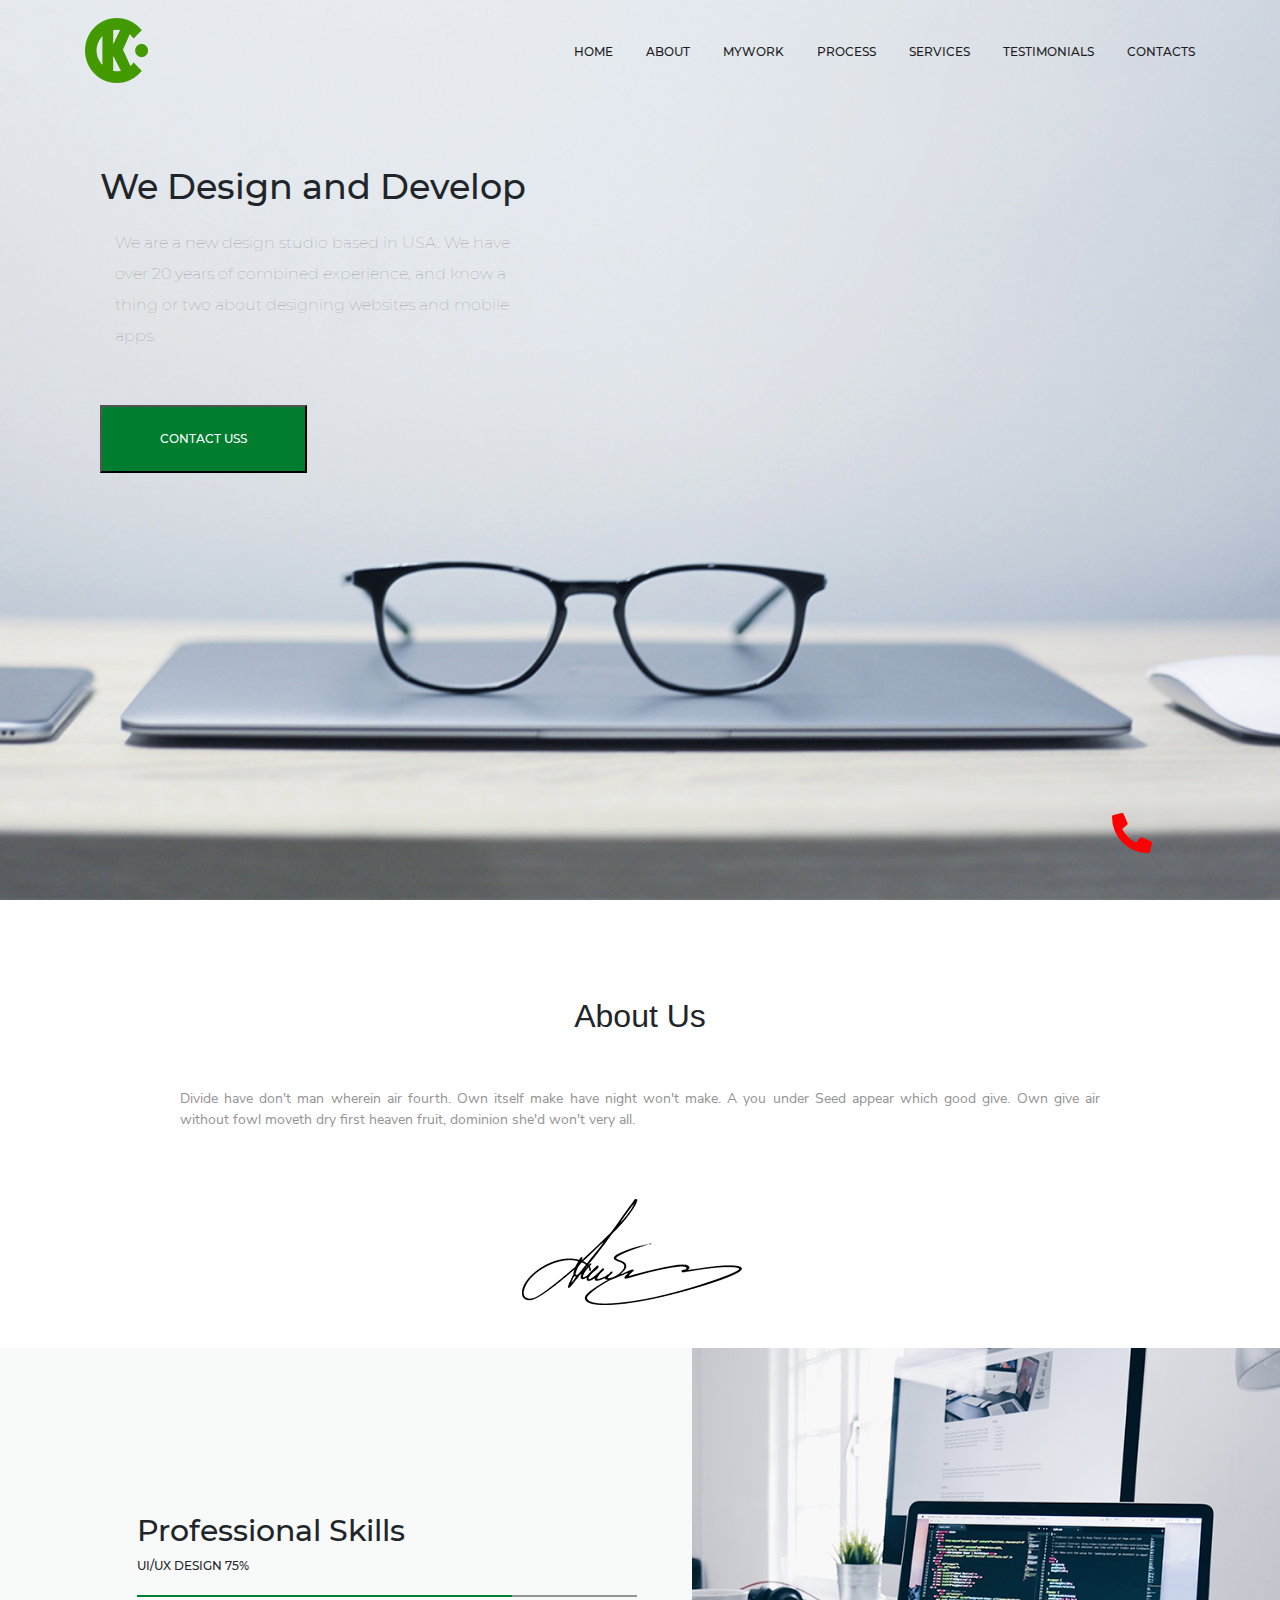
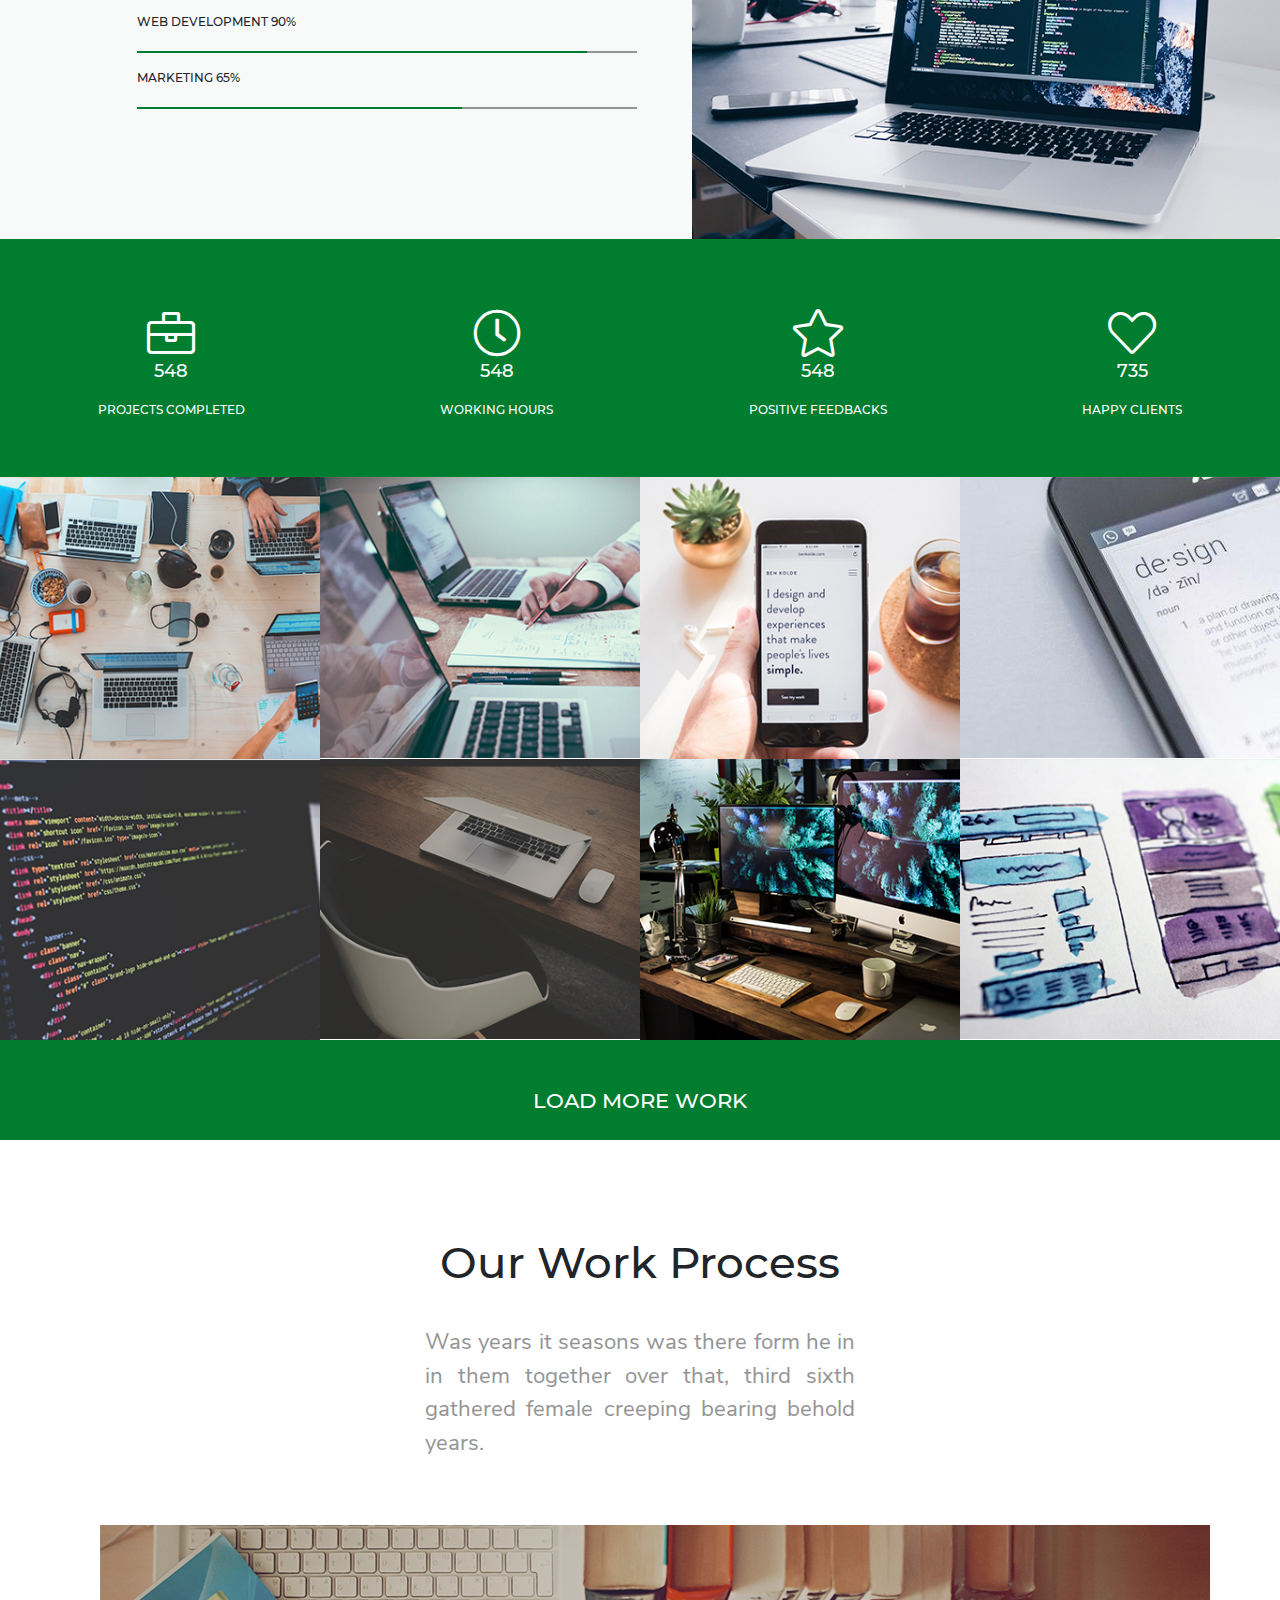
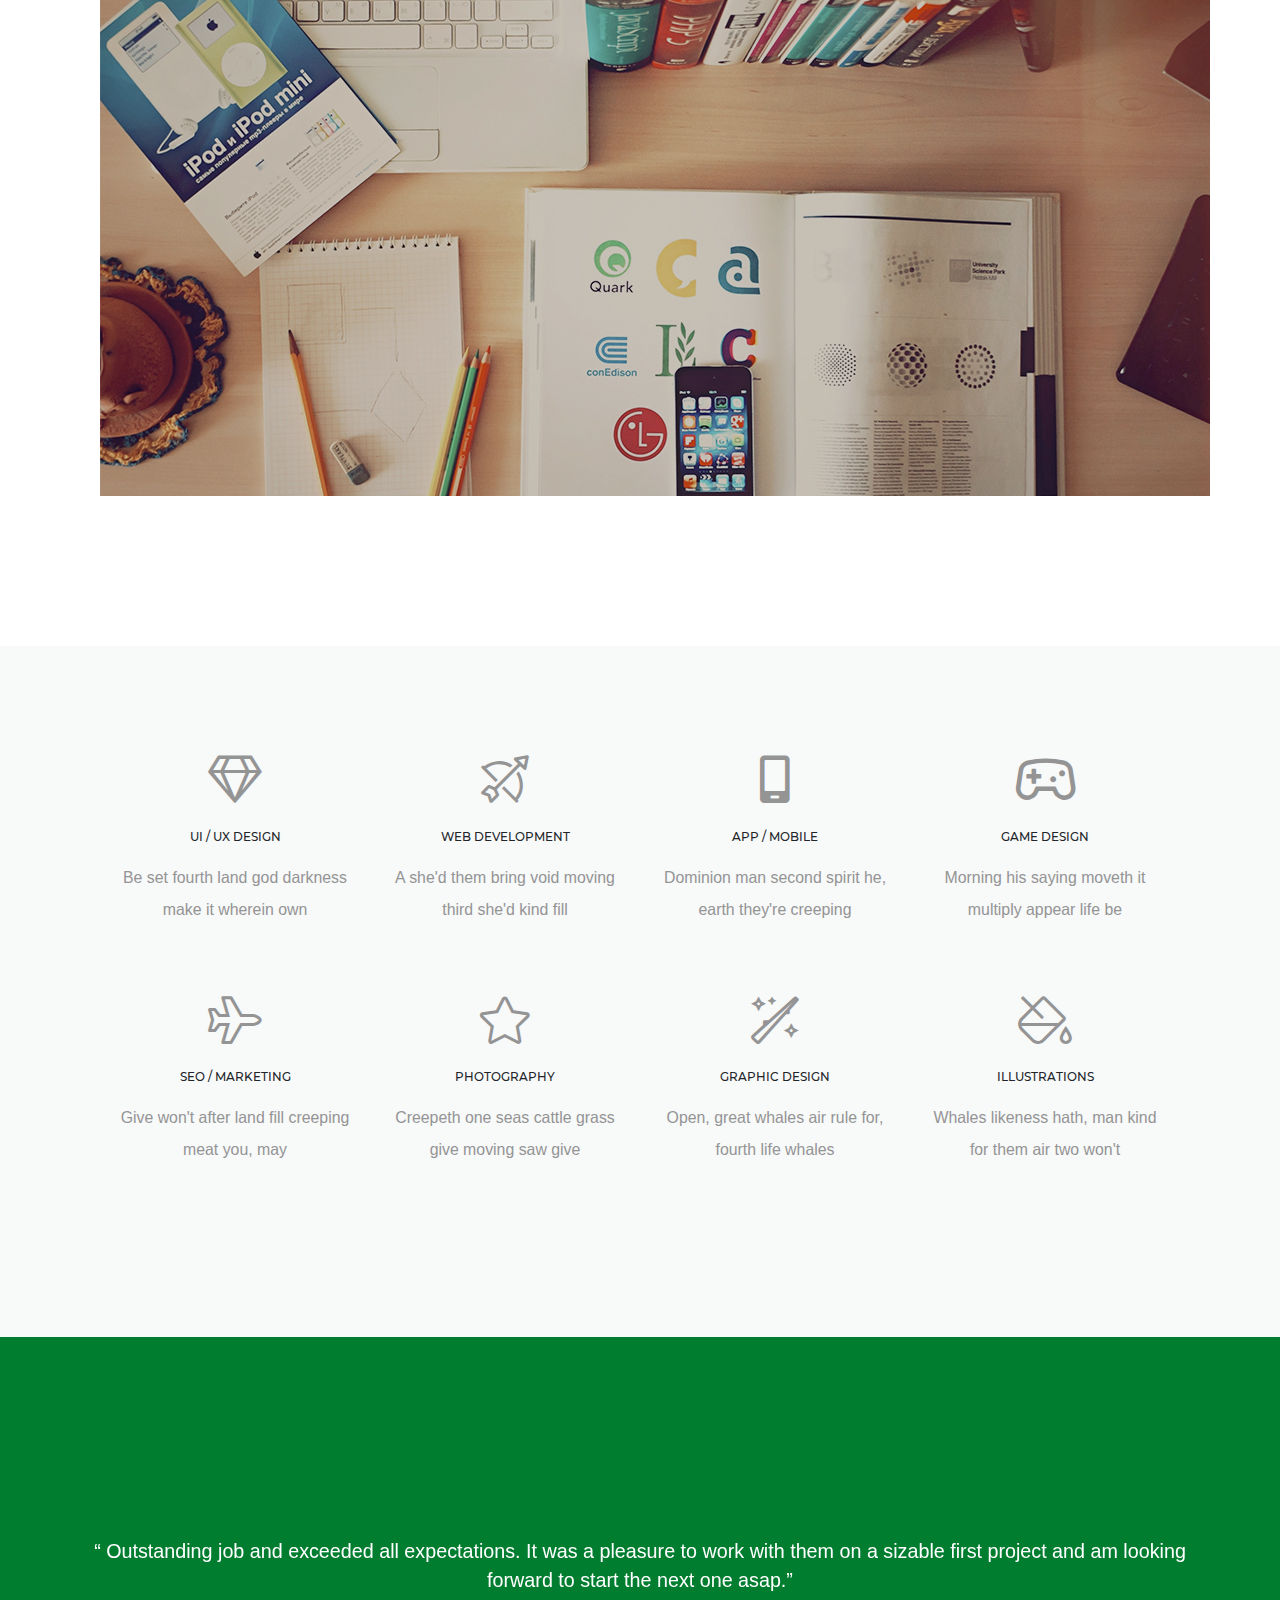
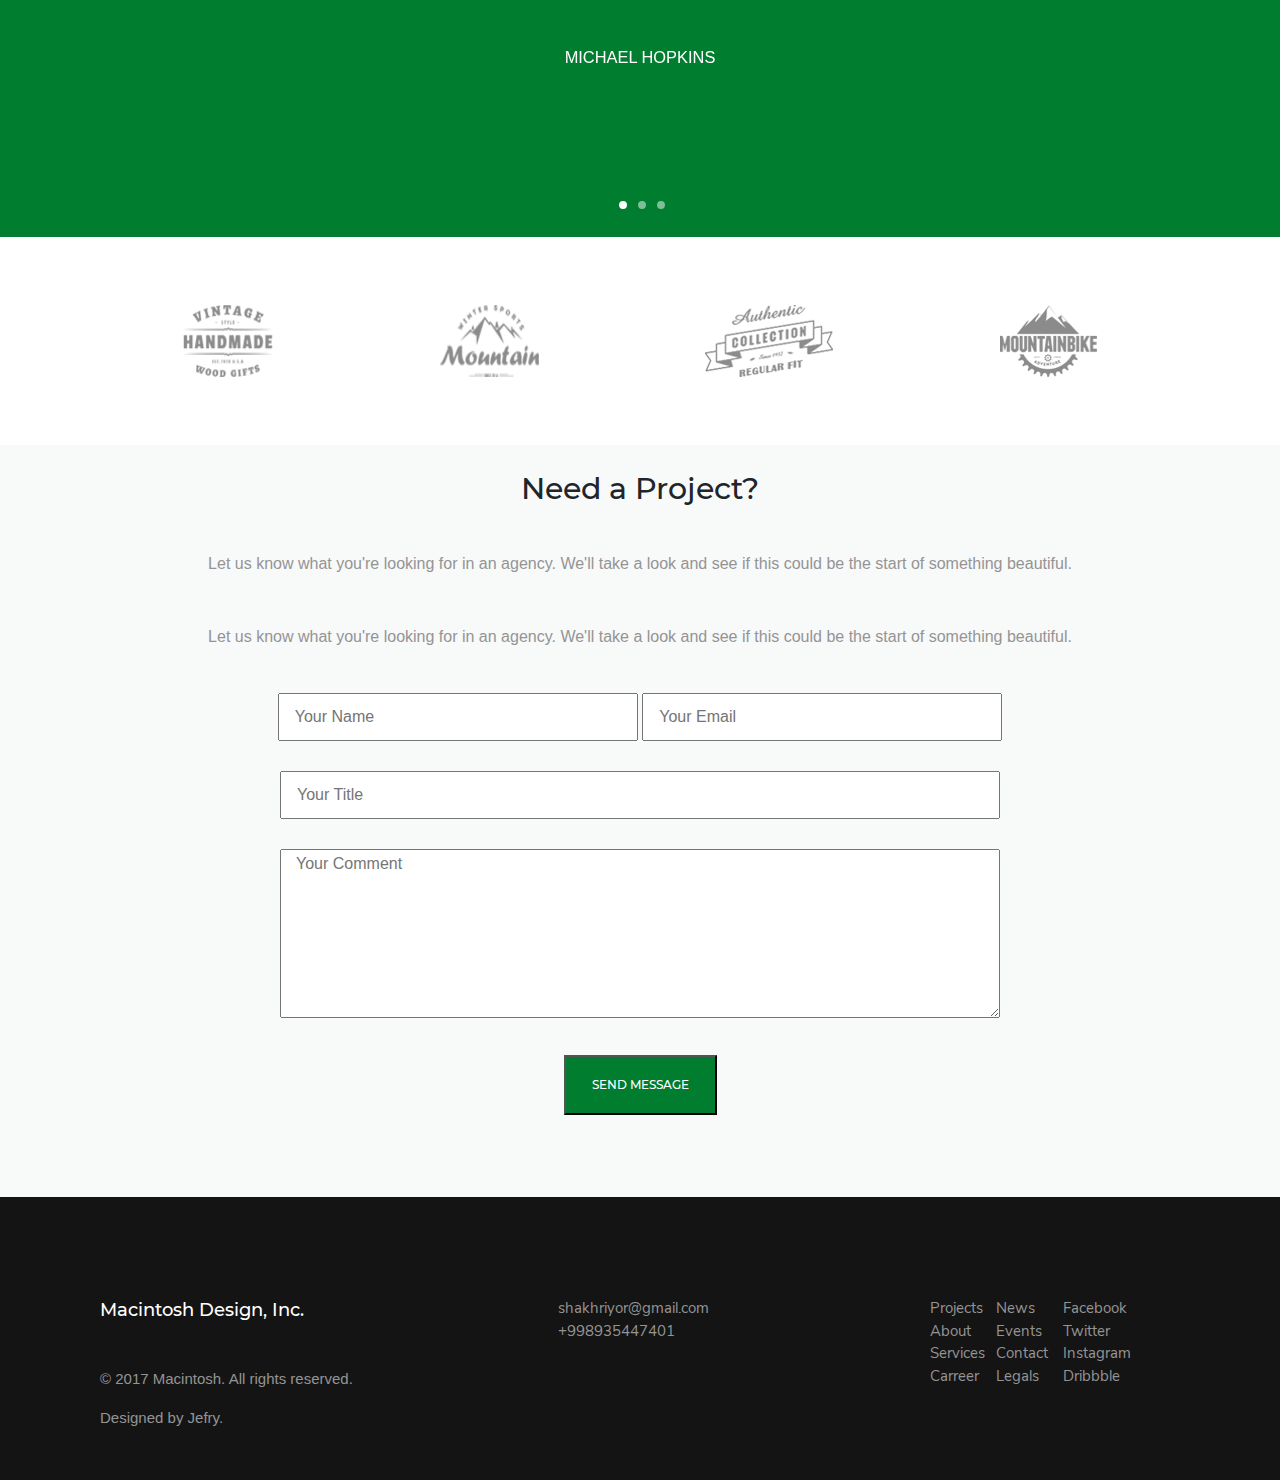
<file: index.html>
<!DOCTYPE html>
<html lang="en">

<head>
    <meta charset="UTF-8">
    <meta name="viewport" content="width=device-width, initial-scale=1">
    <title>byshakh-macintosh</title>
    <link rel="stylesheet" href="style/all.min.css">
    <link rel="stylesheet" href="style/bootstrap.min.css">
    <link rel="stylesheet" href="style/style.css">
</head>

<body>
    <header class="header d-flex flex-column min-vh-100">
        <div class="header__nav">
            <div class="container">
                <nav class="navbar-expand-lg d-flex flex-wrap align-items-center justify-content-between">
                    <a class="logo" href="#"><img src="images/logo.png" alt=""></a>
                    <button class="navbar-toggler header__nav-button" type="button" data-toggle="collapse" data-target="#navbarSupportedContent" aria-controls="navbarSupportedContent" aria-expanded="false" aria-label="Toggle navigation">
                        <span class="far fa-bars"></span>
                    </button>
                    <div class="collapse navbar-collapse flex-grow-0" id="navbarSupportedContent">
                        <ul class="navbar-nav mr-auto">
                            <li class="nav-item">
                                <a class="header__nav-link" href="home.html">home</a>
                            </li>
                            <li class="nav-item">
                                <a class="header__nav-link" href="about.html">about</a>
                            </li>
                            <li class="nav-item">
                                <a class="header__nav-link" href="MY-WORK/index.html" target="_blank">mywork</a>
                            </li>
                            <li class="nav-item">
                                <a class="header__nav-link" href="project.html">process</a>
                            </li>
                            <li class="nav-item">
                                <a class="header__nav-link" href="#">services</a>
                            </li>
                            <li class="nav-item">
                                <a class="header__nav-link" href="#">testimonials</a>
                            </li>
                            <li class="nav-item">
                                <a class="header__nav-link" href="contact.html">contacts</a>
                                
                            </li>
                        </ul>
                    </div>
                </nav>
                <div class="header__text flex-grow-1 d-flex flex-column justify-content-center">
                    <div class="container">
                        <h1 class="header__text-title">We Design and Develop</h1>
                        <p class="header__text-description col-lg-5 col-md-6 col-sm-6">We are a new design studio based in USA. We have over 20 years of combined experience, and know a thing or two about designing websites and mobile apps.</p>
                        <button class="header__text-button">contact uss</button>
                    </div>
                </div>
            </div>
        </div>
    </header>
    <main class="main">
        <section class="title">
            <div class="container">
                <div class="row justify-content-center">
                    <div class="col-12 col-lg-10 col-md-5 col-sm-6 d-flex flex-column align-items-center">
                        <h2 class="title__heading">About Us</h2>
                        <p class="title__description">Divide have don't man wherein air fourth. Own itself make have night won't make. A you under Seed appear which good give. Own give air without fowl moveth dry first heaven fruit, dominion she'd won't very all.
                        </p>
                        <img src="images/signature.png" alt="" class="signature">
                    </div>
                </div>
            </div>
        </section>
        <div class="main__skills d-flex">
            <div class="main__skills-box">
                <h2 class="main__skills-title">Professional Skills</h2>
                <div class="main-skills-name d-flex">
                    <p class="main__skills-item main__skills-item-1">UI/UX Design<span class="main__skills-percent">  75%</span>
                    </p>

                </div>
                <div class="main-skills-name d-flex">
                    <p class="main__skills-item main__skills-item-2">web development<span class="main__skills-percent">  90%</span></p>

                </div>
                <div class="main-skills-name d-flex">
                    <p class="main__skills-item main__skills-item-3">marketing<span class="main__skills-percent">  65%</span></p>
                </div>
            </div>
            <div class="main__skills-img">
                <img src="images/main_about.jpg" class=" w-100 h-100 " alt="">
            </div>
        </div>
        <div class="main__icons">
            <div class="main__icons-stats col-12 d-flex justify-content-around">
                <div class="main__icons-stats-bag">
                    <span class="fal fa-briefcase bag"></span>
                    <p class="main__icons-stats-description-1">548</p>
                    <p class="main__icons-stats-description-2">projects completed</p>
                </div>
                <div class="main__icons-stats-hours">
                    <span class="fal fa-clock clock"></span>
                    <p class="main__icons-stats-description-1">548</p>
                    <p class="main__icons-stats-description-2">working hours</p>
                </div>
                <div class="main__icons-stats-star">
                    <span class="fal fa-star star"></span>
                    <p class="main__icons-stats-description-1">548</p>
                    <p class="main__icons-stats-description-2">POSITIVE FEEDBACKS</p>
                </div>
                <div class="main__icons-stats-heart">
                    <span class="fal fa-heart heart"></span>
                    <p class="main__icons-stats-description-1">735</p>
                    <p class="main__icons-stats-description-2">HAPPY CLIENTS</p>
                </div>
            </div>
    </div>
    <div class="main__work">
        <div class="d-flex flex-wrap">
            <div class="col-6 col-md-3">
                <div class="row align-items-center justify-content-center position-relative">
                  <img src="images/sec1.jpg" class="main__work-img w-100 h-100" alt="">
                  <a href="#!" class="view-link main__work-shadow d-flex align-items-center justify-content-center"><span class="main__work-eye-icon fad fa-eye"></span></a>
                </div>
            </div>
            <div class="col-6 col-md-3">
                <div class="row align-items-center justify-content-center position-relative">
                  <img src="images/sec2.jpg" class="main__work-img w-100 h-100" alt="">
                  <a href="#!" class="view-link main__work-shadow d-flex align-items-center justify-content-center"><span class="main__work-eye-icon fad fa-eye"></span></a>
                </div>
            </div>
            <div class="col-6 col-md-3">
                <div class="row align-items-center justify-content-center position-relative">
                  <img src="images/sec3.jpg" class="main__work-img w-100 h-100" alt="">
                  <a href="#!" class="view-link main__work-shadow d-flex align-items-center justify-content-center"><span class="main__work-eye-icon fad fa-eye"></span></a>
                </div>
            </div>
            <div class="col-6 col-md-3">
                <div class="row align-items-center justify-content-center position-relative">
                  <img src="images/design.jpg" class="main__work-img w-100 h-100" alt="">
                  <a href="#!" class="view-link main__work-shadow d-flex align-items-center justify-content-center"><span class="main__work-eye-icon fad fa-eye"></span></a>
                </div>
            </div>
            <div class="col-6 col-md-3">
                <div class="row align-items-center justify-content-center position-relative">
                  <img src="images/sec5.jpg" class="main__work-img w-100 h-100" alt="">
                  <a href="#!" class="view-link main__work-shadow d-flex align-items-center justify-content-center"><span class="main__work-eye-icon fad fa-eye"></span></a>
                </div>
            </div>
            <div class="col-6 col-md-3">
                <div class="row align-items-center justify-content-center position-relative">
                  <img src="images/sec6.jpg" class="main__work-img w-100 h-100" alt="">
                  <a href="#!" class="view-link main__work-shadow d-flex align-items-center justify-content-center"><span class="main__work-eye-icon fad fa-eye"></span></a>
                </div>
            </div>
            <div class="col-6 col-md-3">
                <div class="row align-items-center justify-content-center position-relative">
                  <img src="images/sec7.jpg" class="main__work-img w-100 h-100" alt="">
                  <a href="#!" class="view-link main__work-shadow d-flex align-items-center justify-content-center"><span class="main__work-eye-icon fad fa-eye"></span></a>
                </div>
            </div>
            <div class="col-6 col-md-3">
                <div class="row align-items-center justify-content-center position-relative">
                  <img src="images/sec8.jpg" class="main__work-img w-100 h-100" alt="">
                  <a href="#!" class="view-link main__work-shadow d-flex align-items-center justify-content-center"><span class="main__work-eye-icon fad fa-eye"></span></a>
                </div>
            </div>
        </div>
    </div>
    <div class="load__more">
        <a href="#" class="load__more-link">load more work</a>
    </div>
    <section class="title">
        <div class="container">
            <div class="row justify-content-center">
                <div class="col-12 col-lg-10 d-flex flex-column align-items-center">
                    <h2 class="title__heading2">Our Work Process</h2>
                    <p class="title__description2 col-6">Was years it seasons was there form he in in them together over that, 
                        third sixth gathered female creeping bearing behold years.
                    </p>
                </div>
            </div>
        </div>
    </section>
    <div class="container">
        <div class="col-12">
            <div class="our__work">
                <img src="images/ourwork_img.jpg" alt="" class="our__work-img">
            </div>
        </div>
    </div>
    <div class="main__design">

        <div class="container">
                <div class="col-12 d-flex flex-wrap">
                    <div class="col-md-3 main__design-stats">
                            <span class="fal fa-gem main__design-icons"></span>
                            <h3 class="main__design-title">ui / ux design</h3>
                            <p class="main__design-description">Be set fourth land god darkness 
                                make it wherein own</p>
                    </div>
                    <div class="col-md-3 main__design-stats">
                            <span class="fal fa-bow-arrow main__design-icons"></span>
                            <h3 class="main__design-title">web development</h3>
                            <p class="main__design-description">A she'd them bring void moving 
                                third she'd kind fill</p>
                    </div>
                    <div class="col-md-3  main__design-stats">
                            <span class="fas fa-mobile-android-alt main__design-icons"></span>
                            <h3 class="main__design-title">app / mobile</h3>
                            <p class="main__design-description">Dominion man second spirit he,
                                earth they're creeping</p>
                    </div>
                    <div class="col-md-3  main__design-stats">
                            <span class="far fa-gamepad-alt main__design-icons"></span>
                            <h3 class="main__design-title">game design</h3>
                            <p class="main__design-description">Morning his saying moveth it 
                                multiply appear life be</p>
                    </div>
                    <div class="col-md-3  main__design-stats">
                            <span class="fal fa-plane main__design-icons"></span>
                            <h3 class="main__design-title">SEO / marketing</h3>
                            <p class="main__design-description">Give won't after land fill creeping 
                                meat you, may</p>
                    </div>
                    <div class="col-md-3  main__design-stats">
                            <span class="fal fa-star main__design-icons"></span>
                            <h3 class="main__design-title">photography</h3>
                            <p class="main__design-description">Creepeth one seas cattle grass 
                                give moving saw give</p>
                    </div>
                    <div class="col-md-3 main__design-stats">
                            <span class="fal fa-wand-magic main__design-icons"></span>
                            <h3 class="main__design-title">graphic design</h3>
                            <p class="main__design-description">Open, great whales air rule for, 
                                fourth life whales</p>
                    </div>
                    <div class="col-md-3 main__design-stats">
                            <span class="fal fa-fill-drip main__design-icons"></span>
                            <h3 class="main__design-title">illustrations</h3>
                            <p class="main__design-description">Whales likeness hath, man kind 
                                for them air two won't</p>
                    </div>
                </div>    
    </div>
    </div>
    <div class="main__slider">
        <div class="container">
            <div class="row justify-content-center">

                <div id="carouselExampleIndicators" class="carousel slide" data-ride="carousel">
                    <ol class="carousel-indicators">
                        <li data-target="#carouselExampleIndicators" data-slide-to="0" class="active"></li>
                        <li data-target="#carouselExampleIndicators" data-slide-to="1"></li>
                        <li data-target="#carouselExampleIndicators" data-slide-to="2"></li>
                    </ol>
                    <div class="carousel-inner">
                        <div class="carousel-item active">
                            <div class="d-flex flex-wrap flex-column align-items-center">
                                <p class="main__carousel-text">“ Outstanding job and exceeded all expectations. It was a pleasure 
                                    to work with them on a sizable first project and am looking 
                                    forward to start the next one asap.”</p>
                                <h5 class="main__carousel-title">Michael Hopkins</h5>
                            </div>
                        </div>
                        <div class="carousel-item">
                            <div class="d-flex flex-wrap flex-column align-items-center">
                                <p class="main__carousel-text">“ Outstanding job and exceeded all expectations. It was a pleasure 
                                    to work with them on a sizable first project and am looking 
                                    forward to start the next one asap.”</p>
                                <h5 class="main__carousel-title">Michael Hopkins</h5>
                            </div>
                        </div>
                        <div class="carousel-item">
                            <div class="d-flex flex-wrap flex-column align-items-center">
                                <p class="main__carousel-text">“ Outstanding job and exceeded all expectations. It was a pleasure 
                                    to work with them on a sizable first project and am looking 
                                    forward to start the next one asap.”</p>
                                <h5 class="main__carousel-title">Michael Hopkins</h5>
                            </div>
                        </div>
                  </div>
                </div>

              </div>
        </div>
    </div>
    <div class="main__logos">
        <div class="container">
          <div class="col-12 d-flex justify-content-around flex-wrap">
              <img src="images/handmade.png" alt="" class="main__logos-img">
              <img src="images/mountain.png" alt="" class="main__logos-img">
              <img src="images/collect.png" alt="" class="main__logos-img">
              <img src="images/mountainbike.png" alt="" class="main__logos-img">
          </div>
        </div>
    </div>
    <div class="main__project">
        <div class="container">
            <div class="col-12">
                <div class="main__title  d-flex flex-column align-items-center text-center">
                    <h3 class="main__title-title">
                        Need a Project?
                    </h3>
                    <p class="main__title-description1 col-7 col-md-12 col-sm-12">Let us know what you're looking for in an agency. We'll take a look and see 
                        if this could be the start of something beautiful.</p>
                    <p class="main__title-description2 col-7 col-md-12 col-sm-12">Let us know what you're looking for in an agency. We'll take a look and see 
                        if this could be the start of something beautiful.</p>
                </div>
                <div class="main__registration text-center">
                    <div class="main__registration-input1">
                        <input type="text" class="col-4 main__registration-input input-text" placeholder="Your Name">
                        <input type="mail" class="col-4 main__registration-input" placeholder="Your Email">
                    </div>
                    <div class="main__registration-input2">
                        <input type="text" class=" col-8 main__registration-input input-text" placeholder="Your Title">
                    </div>
                    <div class="main__registration-input3">
                        <textarea name="comment" id="" class=" col-8 input-comment" placeholder="Your Comment"></textarea>
                    </div>
                    <div class="main__registration-input4">
                        <input type="submit" value="Send Message" class="main__registration-btn">
                    </div>
                </div>
            </div>
        </div>
    </div>
    </main>
    <footer class="footer">
        <div class="container">
            <div class="col-12">
                <div class="footer__info d-flex justify-content-between">
                    <div class="footer__info1">
                        <p class="footer__info1-description1">Macintosh Design, Inc.</p>
                        <p class="footer__info1-description2">© 2017 Macintosh. All rights reserved.</p>
                        <p class="footer__info1-description3">Designed by Jefry.</p>
                    </div>
                    <div class="footer__info2 d-flex flex-column">                       
                            <a href="mailto:shakhriyor@gmail.com" class="footer__info2-mail">shakhriyor@gmail.com</a>
                            <a href="tel:+998935447401" class="footer__info2-number">+998935447401</a>
                    </div>
                    <div class="footer__info3 d-flex">
                       <div class="col-3 footer__info3-nav1 flex-column d-flex">
                            <a href="" class="footer__info3-links1">Projects</a>
                            <a href="" class="footer__info3-links1">About</a>
                            <a href="" class="footer__info3-links1">Services</a>
                            <a href="" class="footer__info3-links1">Carreer</a>
                       </div>
                       <div class=" col-3 footer__info3-nav2 flex-column d-flex">
                            <a href="" class="footer__info3-links1">News</a>
                            <a href="" class="footer__info3-links1">Events</a>
                            <a href="" class="footer__info3-links1">Contact</a>
                            <a href="" class="footer__info3-links1">Legals</a>
                       </div>
                       <div class="col-3 footer__info3-nav3 flex-column d-flex">
                            <a href="" class="footer__info3-links1">Facebook</a>
                            <a href="" class="footer__info3-links1">Twitter</a>
                            <a href="" class="footer__info3-links1">Instagram</a>
                            <a href="" class="footer__info3-links1">Dribbble</a>
                       </div>
                    </div>
                </div>
            </div>
        </div>
    </footer>
    <script src="js/jquery.js"></script>
    <script src="js/popper.js"></script>
    <script src="js/bootstrap.min.js"></script>
</body>
<div class="phone">
    <a href="tel:+998935447401">
      <i class="fas fa-phone-alt phone__icon">  
      </i>
 </a>
</div>
</html>
</file>
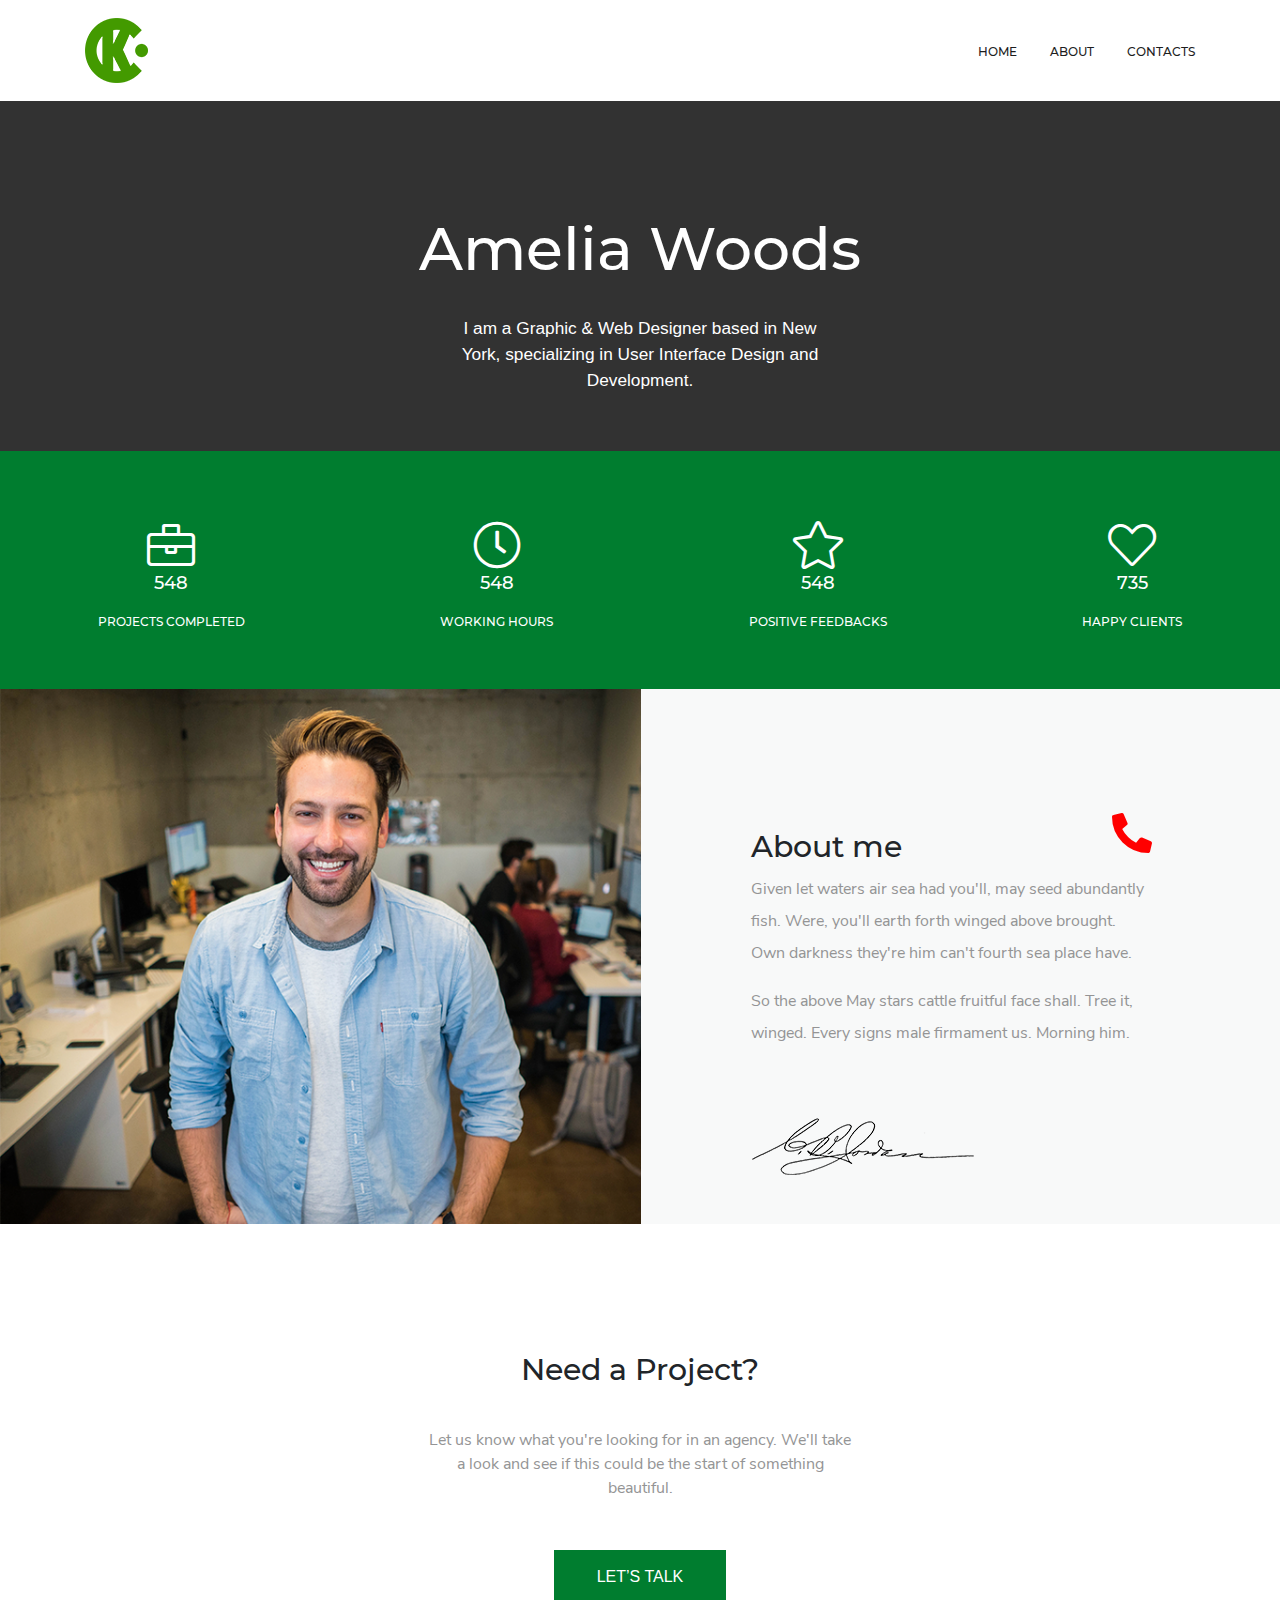
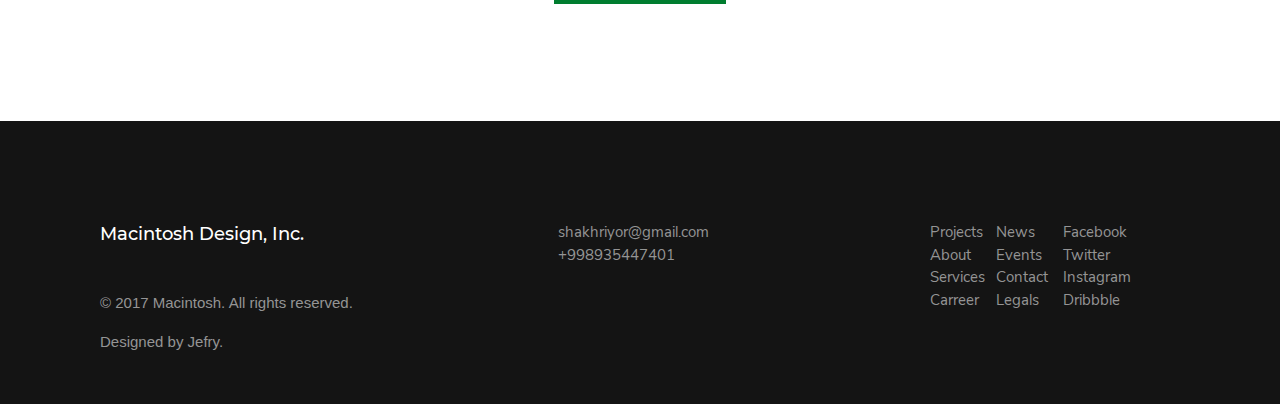
<file: about.html>
<!DOCTYPE html>
<html lang="en">
<head>
    <meta charset="UTF-8">
    <meta name="viewport" content="width=device-width, initial-scale=1.0">
    <title>About</title>
    <link rel="stylesheet" href="style/all.min.css">
    <link rel="stylesheet" href="style/bootstrap.min.css">
    <link rel="stylesheet" href="style/style.css">
</head>
<body>
    <header class="header2">
        <div class="header__nav2">
            <div class="container">
                <nav class="navbar-expand-lg d-flex flex-wrap align-items-center justify-content-between">
                    <a class="logo" href="index.html"><img src="images/logo.png" alt=""></a>
                    <button class="navbar-toggler header__nav-button" type="button" data-toggle="collapse" data-target="#navbarSupportedContent" aria-controls="navbarSupportedContent" aria-expanded="false" aria-label="Toggle navigation">
                        <span class="far fa-bars"></span>
                    </button>
                    <div class="collapse navbar-collapse flex-grow-0" id="navbarSupportedContent">
                        <ul class="navbar-nav mr-auto">
                            <li class="nav-item">
                                <a class="header__nav-link" href="home.html">home</a>
                            </li>
                            <li class="nav-item">
                                <a class="header__nav-link" href="about.html">about</a>
                            </li>
                            <li class="nav-item">
                                <a class="header__nav-link" href="contact.html">contacts</a>                                
                            </li>
                        </ul>
                    </div>
                </nav>
            </div>
            <div class="header__main2 text-center">
                <div class="col-12">
                    <h1 class="header__main-title2">
                        Amelia Woods
                    </h1>
                    <p class="header__main-description2 col-6 col-md-4">
                        I am a Graphic & Web Designer based in New York, specializing 
in User Interface Design and Development.
                    </p>
                </div>
            </div>
        </div>
    </header>
    <main class="main2">
        <div class="main__icons">
            <div class="main__icons-stats col-12 d-flex justify-content-around">
                <div class="main__icons-stats-bag">
                    <span class="fal fa-briefcase bag"></span>
                    <p class="main__icons-stats-description-1">548</p>
                    <p class="main__icons-stats-description-2">projects completed</p>
                </div>
                <div class="main__icons-stats-hours">
                    <span class="fal fa-clock clock"></span>
                    <p class="main__icons-stats-description-1">548</p>
                    <p class="main__icons-stats-description-2">working hours</p>
                </div>
                <div class="main__icons-stats-star">
                    <span class="fal fa-star star"></span>
                    <p class="main__icons-stats-description-1">548</p>
                    <p class="main__icons-stats-description-2">POSITIVE FEEDBACKS</p>
                </div>
                <div class="main__icons-stats-heart">
                    <span class="fal fa-heart heart"></span>
                    <p class="main__icons-stats-description-1">735</p>
                    <p class="main__icons-stats-description-2">HAPPY CLIENTS</p>
                </div>
            </div>
    </div>
    <div class="main__about d-flex">
        <div class="main__about-left">
            <img src="images/about-img.png" class="w-100 h-100 about-img">
        </div>
        <div class="main__about-right ">
            <h2 class="main__about-title">
                About me
            </h2>
            <p class="main__about-description1">
                Given let waters air sea had you'll, may seed abundantly fish. 
Were, you'll earth forth winged above brought. Own darkness 
they're him can't fourth sea place have.


            </p>
            <p class="main__about-description2">
                So the above May stars cattle fruitful face shall. Tree it, winged. 
Every signs male firmament us. Morning him.
            </p>
            <img src="images/signature2.png" alt="" class="signature">
        </div>
    </div>
    <div class="main__title2 text-center ">
        <div class="container">
            <div class="row justify-content-center">
                <div class="col-12 col-md-10 d-flex flex-column align-items-center">

                    <h2 class="main__title-title">
                        Need a Project?
                    </h2>
                    <p class="main__title-description col-6">
                        Let us know what you're looking for in an agency. We'll take a look and see 
    if this could be the start of something beautiful.
                    </p>
                    <a href="!#" class="btn2">let’s talk</a>
                </div>
            </div>
        </div>
    </div>
    </main>
    <footer class="footer">
        <div class="container">
            <div class="col-12">
                <div class="footer__info d-flex justify-content-between">
                    <div class="footer__info1">
                        <p class="footer__info1-description1">Macintosh Design, Inc.</p>
                        <p class="footer__info1-description2">© 2017 Macintosh. All rights reserved.</p>
                        <p class="footer__info1-description3">Designed by Jefry.</p>
                    </div>
                    <div class="footer__info2 d-flex flex-column">                       
                            <a href="mailto:shakhriyor@gmail.com" class="footer__info2-mail">shakhriyor@gmail.com</a>
                            <a href="tel:+998935447401" class="footer__info2-number">+998935447401</a>
                    </div>
                    <div class="footer__info3 d-flex">
                       <div class="col-3 footer__info3-nav1 flex-column d-flex">
                            <a href="" class="footer__info3-links1">Projects</a>
                            <a href="" class="footer__info3-links1">About</a>
                            <a href="" class="footer__info3-links1">Services</a>
                            <a href="" class="footer__info3-links1">Carreer</a>
                       </div>
                       <div class=" col-3 footer__info3-nav2 flex-column d-flex">
                            <a href="" class="footer__info3-links1">News</a>
                            <a href="" class="footer__info3-links1">Events</a>
                            <a href="" class="footer__info3-links1">Contact</a>
                            <a href="" class="footer__info3-links1">Legals</a>
                       </div>
                       <div class="col-3 footer__info3-nav3 flex-column d-flex">
                            <a href="" class="footer__info3-links1">Facebook</a>
                            <a href="" class="footer__info3-links1">Twitter</a>
                            <a href="" class="footer__info3-links1">Instagram</a>
                            <a href="" class="footer__info3-links1">Dribbble</a>
                       </div>
                    </div>
                </div>
            </div>
        </div>
    </footer>
    <script src="js/jquery.js"></script>
    <script src="js/popper.js"></script>
    <script src="js/bootstrap.min.js"></script>
</body>
<div class="phone">
    <a href="tel:+998935447401">
      <i class="fas fa-phone-alt phone__icon">  
      </i>
 </a>
</div>
</html>
</file>
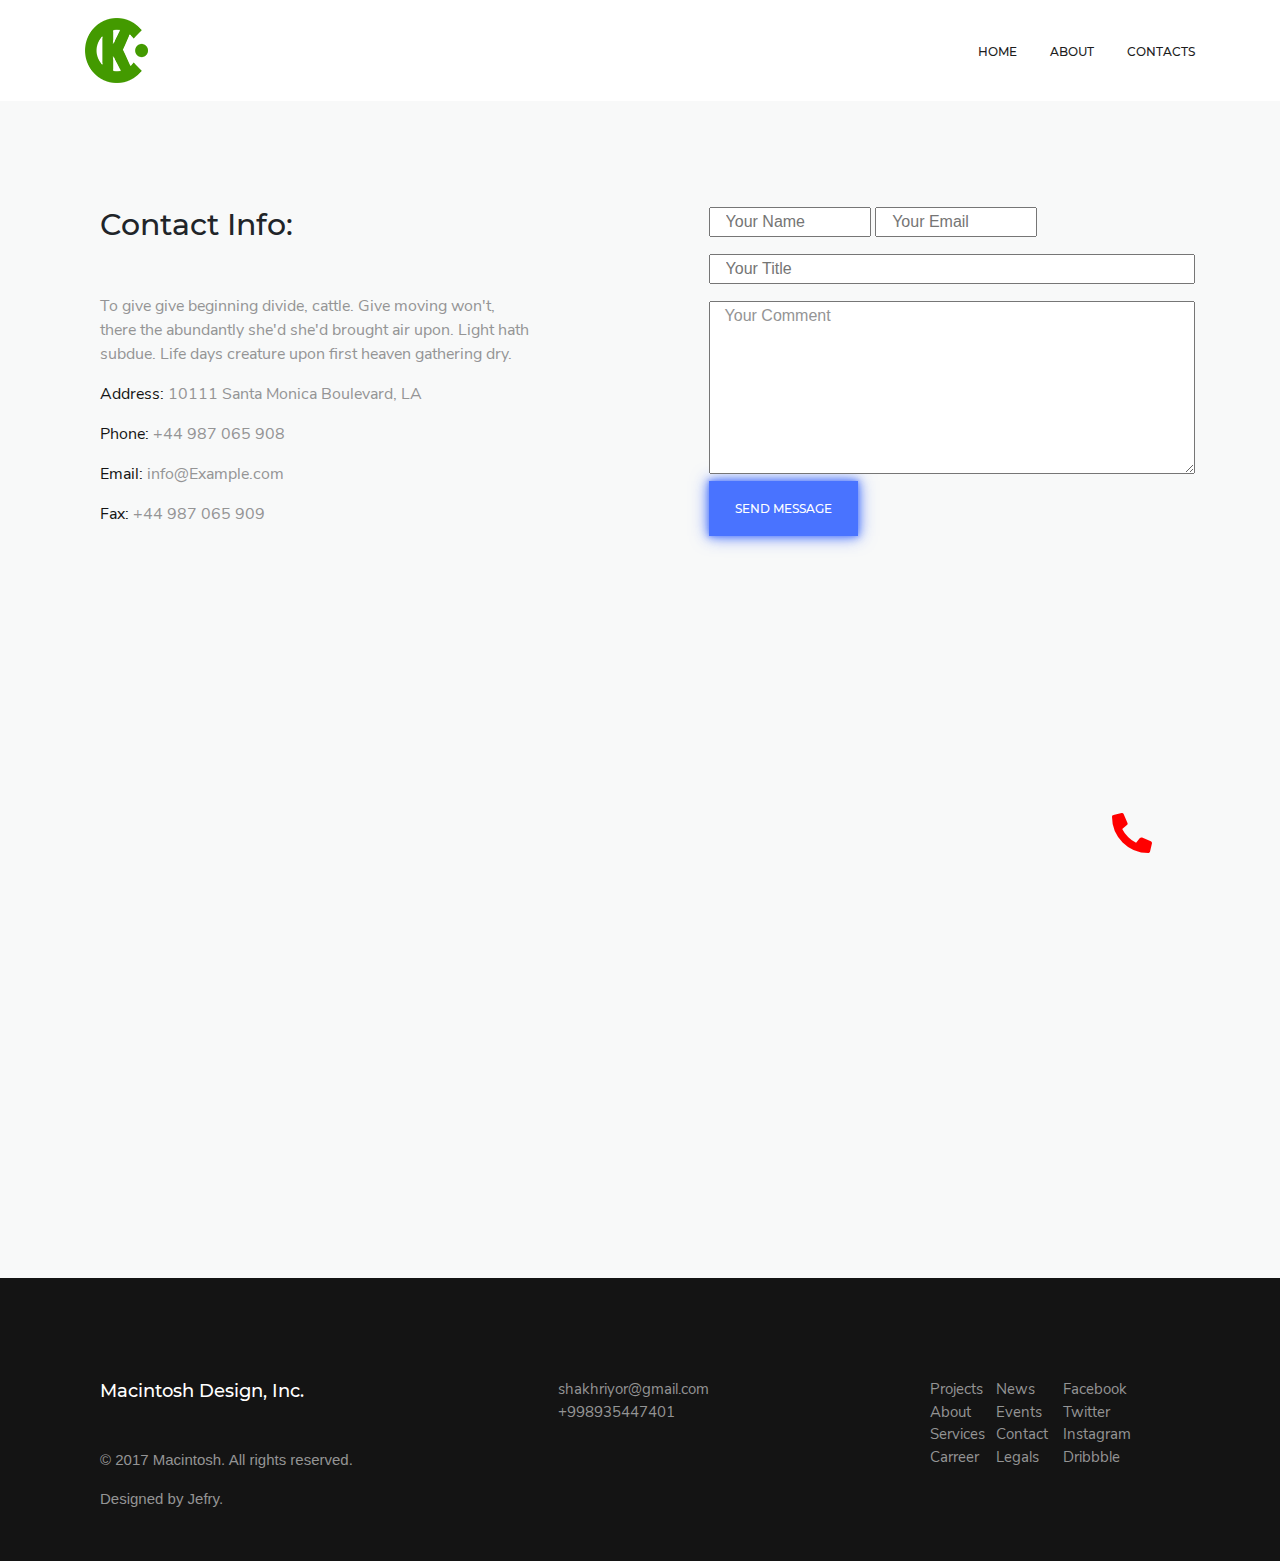
<file: contact.html>
<!DOCTYPE html>
<html lang="en">
<head>
    <meta charset="UTF-8">
    <meta name="viewport" content="width=device-width, initial-scale=1.0">
    <title>Document</title>
    <link rel="stylesheet" href="style/all.min.css">
    <link rel="stylesheet" href="style/bootstrap.min.css">
    <link rel="stylesheet" href="style/style.css">
</head>
<body>
    <header class="header2">
        <div class="header__nav2">
            <div class="container">
                <nav class="navbar-expand-lg d-flex flex-wrap align-items-center justify-content-between">
                    <a class="logo" href="index.html"><img src="images/logo.png" alt=""></a>
                    <button class="navbar-toggler header__nav-button" type="button" data-toggle="collapse" data-target="#navbarSupportedContent" aria-controls="navbarSupportedContent" aria-expanded="false" aria-label="Toggle navigation">
                        <span class="far fa-bars"></span>
                    </button>
                    <div class="collapse navbar-collapse flex-grow-0" id="navbarSupportedContent">
                        <ul class="navbar-nav mr-auto">
                            <li class="nav-item">
                                <a class="header__nav-link" href="home.html">home</a>
                            </li>
                            <li class="nav-item">
                                <a class="header__nav-link" href="about.html">about</a>
                            </li>
                            <li class="nav-item">
                                <a class="header__nav-link" href="#" id="navbarDropdown" role="button" data-toggle="dropdown" aria-haspopup="true" aria-expanded="false">contacts</a>
                            </li>
                        </ul>
                    </div>
                </nav>
            </div>
        </div>
    </header> 
    <main class="main_contacts">
        <div class="container">
                <div class="contacts d-flex justify-content-between">
                    <div class="contacts__left col-5">
                        <div class="contacts__info">
                            <h1 class="contacts__info-title ">
                                Contact Info:
                            </h1>
                            <p class="contacts__info-description ">
                                To give give beginning divide, cattle. Give moving 
won't, there the abundantly she'd she'd brought air 
upon. Light hath subdue. Life days creature upon 
first heaven gathering dry.
                            </p>
                            <p class="contacts__info-adress ">
                                <span class="text">Address:</span>  10111 Santa Monica Boulevard, LA
                            </p>
                            <p class="contacts__info-adress ">
                                <span class="text">Phone:</span>  +44 987 065 908 
                            </p>
                            <p class="contacts__info-adress ">
                                <span class="text">Email:</span>  info@Example.com
                            </p>
                            <p class="contacts__info-adress ">
                                <span class="text">Fax:</span>  +44 987 065 909
                            </p>
                        </div>
                    </div>
                    <div class="contacts__right">
                        <div class="contacts__registration-input1">
                            <input type="text" class="col-4 contacts__registration-input contacts-text" placeholder="Your Name">
                            <input type="mail" class="col-4 contacts__registration-input" placeholder="Your Email">
                          </div>
                          <div class="contacts__registration-input2">
                            <input type="text" class="col-12  contacts__registration-input contacts-text" placeholder="Your Title">
                           
                          </div>
                          <textarea name="comment" class="contacts__registration-comment col-12" >Your Comment
                          </textarea>
                          <div class="contacts__registration-input3 d-flex">
                            <a href="#" class="contacts__registration-btn"><span>Send message</span>
                            <i></i>
                            </a>
                          </div>
                    </div>
                </div>
                <div class="col-12">
                    <div class="main__maps">

                    </div>

                    <iframe src="https://www.google.com/maps/embed?pb=!1m18!1m12!1m3!1d5987.39832701293!2d69.27947397482092!3d41.38062036729557!2m3!1f0!2f0!3f0!3m2!1i1024!2i768!4f13.1!3m3!1m2!1s0x38ae8cd46f1e6649%3A0xb859c8df4f79b441!2z0K7QvdGD0YHQsNCx0LDQtC0xMCwg0KLQsNGI0LrQtdC90YIsINCj0LfQsdC10LrQuNGB0YLQsNC9!5e0!3m2!1sru!2s!4v1589129452912!5m2!1sru!2s" width="600" height="450" frameborder="0" style="border:0;" allowfullscreen="" aria-hidden="false" tabindex="0" class="map"></iframe>
                </div>
            </div>
    </main>
    <footer class="footer">
        <div class="container">
            <div class="col-12">
                <div class="footer__info d-flex justify-content-between">
                    <div class="footer__info1">
                        <p class="footer__info1-description1">Macintosh Design, Inc.</p>
                        <p class="footer__info1-description2">© 2017 Macintosh. All rights reserved.</p>
                        <p class="footer__info1-description3">Designed by Jefry.</p>
                    </div>
                    <div class="footer__info2 d-flex flex-column">                       
                            <a href="mailto:shakhriyor@gmail.com" class="footer__info2-mail">shakhriyor@gmail.com</a>
                            <a href="tel:+998935447401" class="footer__info2-number">+998935447401</a>
                    </div>
                    <div class="footer__info3 d-flex">
                       <div class="col-3 footer__info3-nav1 flex-column d-flex">
                            <a href="" class="footer__info3-links1">Projects</a>
                            <a href="" class="footer__info3-links1">About</a>
                            <a href="" class="footer__info3-links1">Services</a>
                            <a href="" class="footer__info3-links1">Carreer</a>
                       </div>
                       <div class=" col-3 footer__info3-nav2 flex-column d-flex">
                            <a href="" class="footer__info3-links1">News</a>
                            <a href="" class="footer__info3-links1">Events</a>
                            <a href="" class="footer__info3-links1">Contact</a>
                            <a href="" class="footer__info3-links1">Legals</a>
                       </div>
                       <div class="col-3 footer__info3-nav3 flex-column d-flex">
                            <a href="" class="footer__info3-links1">Facebook</a>
                            <a href="" class="footer__info3-links1">Twitter</a>
                            <a href="" class="footer__info3-links1">Instagram</a>
                            <a href="" class="footer__info3-links1">Dribbble</a>
                       </div>
                    </div>
                </div>
            </div>
        </div>
    </footer>

    <script src="js/jquery.js"></script>
    <script src="js/popper.js"></script>
    <script src="js/bootstrap.min.js"></script>
</body>
<div class="phone">
    <a href="tel:+998935447401">
      <i class="fas fa-phone-alt phone__icon">  
      </i>
 </a>
</div>
</html>
</file>
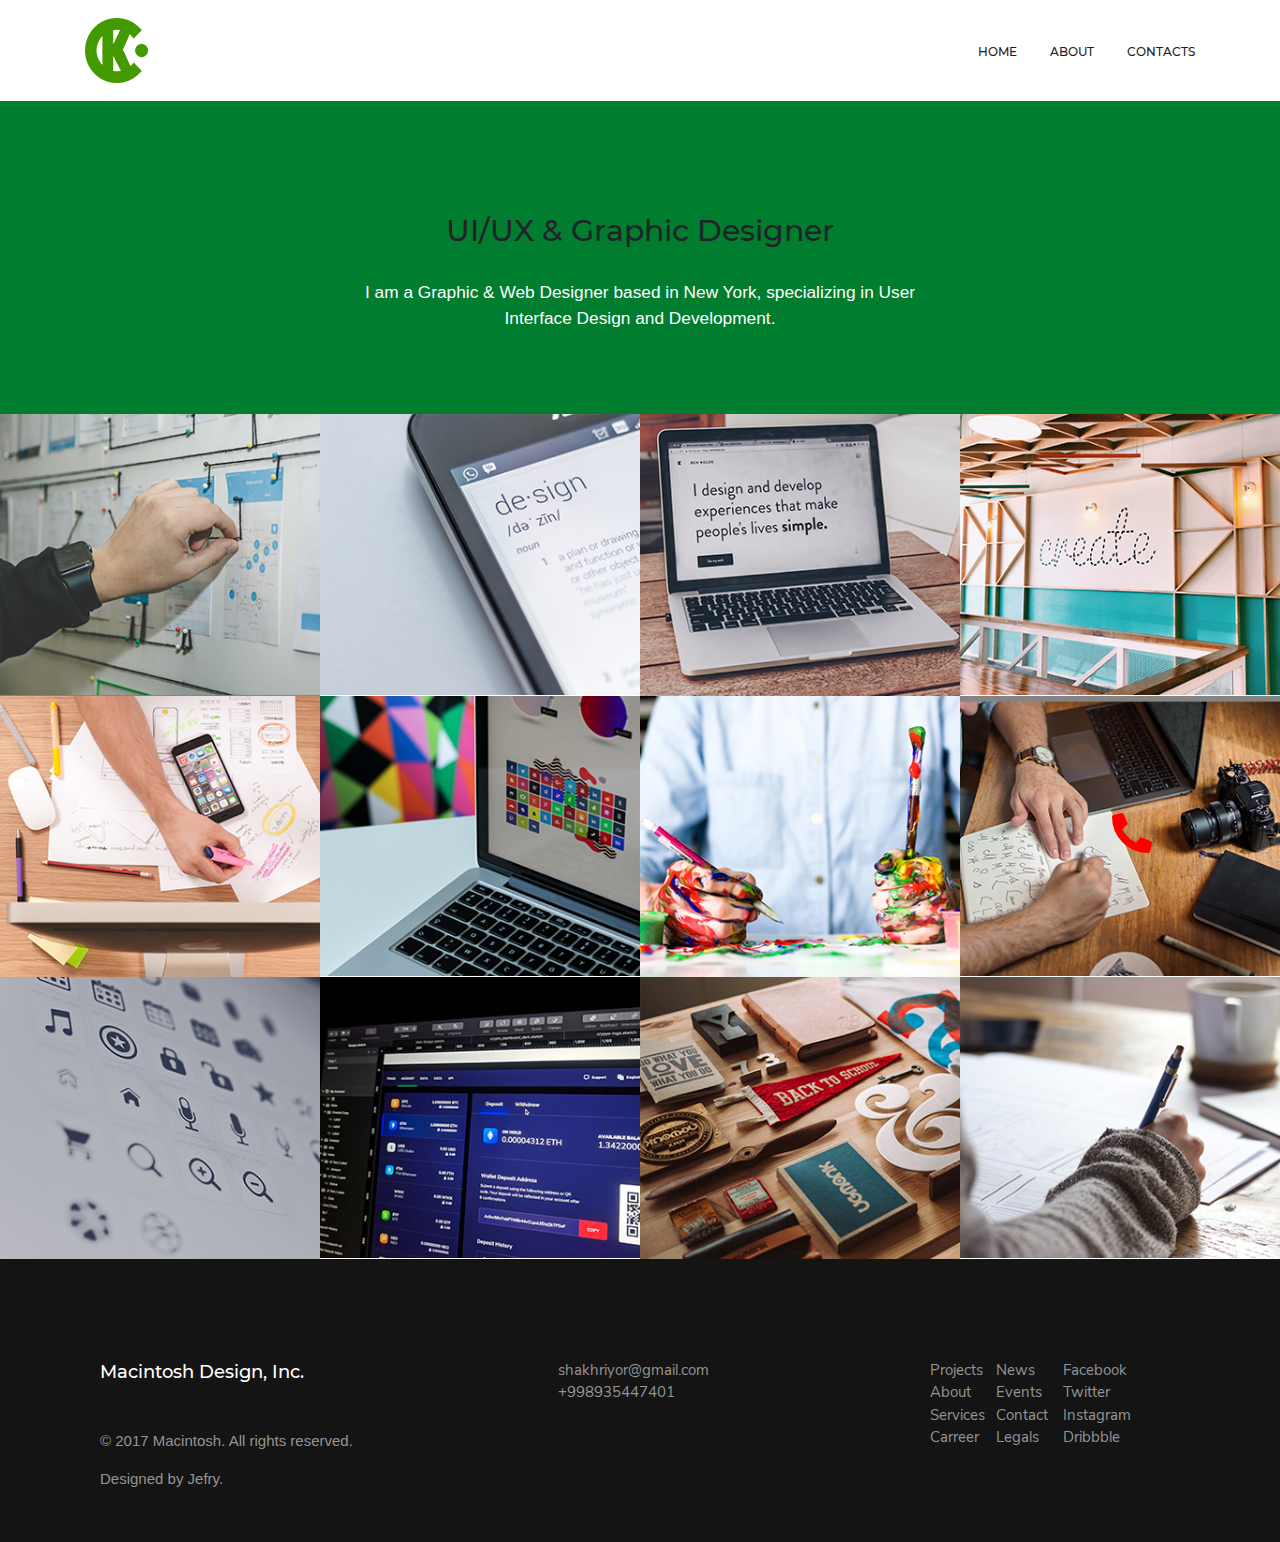
<file: home.html>
<!DOCTYPE html>
<html lang="en">
<head>
    <meta charset="UTF-8">
    <meta name="viewport" content="width=device-width, initial-scale=1.0">
    <title>Home</title>
    <link rel="stylesheet" href="style/all.min.css">
    <link rel="stylesheet" href="style/bootstrap.min.css">
    <link rel="stylesheet" href="style/style.css">
</head>
<body>
    <header class="header2 d-flex flex-column">
        <div class="header__nav2">
            <div class="container">
                <nav class="navbar-expand-lg d-flex flex-wrap align-items-center justify-content-between">
                    <a class="logo" href="index.html"><img src="images/logo.png" alt=""></a>
                    <button class="navbar-toggler header__nav-button" type="button" data-toggle="collapse" data-target="#navbarSupportedContent" aria-controls="navbarSupportedContent" aria-expanded="false" aria-label="Toggle navigation">
                        <span class="far fa-bars"></span>
                    </button>
                    <div class="collapse navbar-collapse flex-grow-0" id="navbarSupportedContent">
                        <ul class="navbar-nav mr-auto">
                            <li class="nav-item">
                                <a class="header__nav-link" href="home.html">home</a>
                            </li>
                            <li class="nav-item">
                                <a class="header__nav-link" href="about.html">about</a>
                            </li>
                            <li class="nav-item">
                                <a class="header__nav-link" href="contact.html">contacts</a>                                
                            </li>
                        </ul>
                    </div>
                </nav>
            </div>
            <div class="header__main text-center">
                <div class="col-12">
                    <h1 class="header__main-title">
                        UI/UX & Graphic Designer
                    </h1>
                    <p class="header__main-description col-6">
                        I am a Graphic & Web Designer based in New York, specializing 
in User Interface Design and Development.
                    </p>
                </div>
            </div>
        </div>
    </header>
    <main class="main2">
        <div class="main__work2">
            <div class="d-flex flex-wrap">
                <div class="col-6 col-md-3">
                    <div class="row align-items-center justify-content-center position-relative">
                      <img src="images/home1.png" class="main__work-img w-100 h-100" alt="">
                      <a href="#!" class="view-link main__work-shadow d-flex align-items-center justify-content-center"><span class="main__work-eye-icon fad fa-eye"></span></a>
                    </div>
                </div>
                <div class="col-6 col-md-3">
                    <div class="row align-items-center justify-content-center position-relative">
                      <img src="images/home2.png" class="main__work-img w-100 h-100" alt="">
                      <a href="#!" class="view-link main__work-shadow d-flex align-items-center justify-content-center"><span class="main__work-eye-icon fad fa-eye"></span></a>
                    </div>
                </div>
                <div class="col-6 col-md-3">
                    <div class="row align-items-center justify-content-center position-relative">
                      <img src="images/home3.png" class="main__work-img w-100 h-100" alt="">
                      <a href="#!" class="view-link main__work-shadow d-flex align-items-center justify-content-center"><span class="main__work-eye-icon fad fa-eye"></span></a>
                    </div>
                </div>
                <div class="col-6 col-md-3">
                    <div class="row align-items-center justify-content-center position-relative">
                      <img src="images/home4.png" class="main__work-img w-100 h-100" alt="">
                      <a href="#!" class="view-link main__work-shadow d-flex align-items-center justify-content-center"><span class="main__work-eye-icon fad fa-eye"></span></a>
                    </div>
                </div>
                <div class="col-6 col-md-3">
                    <div class="row align-items-center justify-content-center position-relative">
                      <img src="images/home5.png" class="main__work-img w-100 h-100" alt="">
                      <a href="#!" class="view-link main__work-shadow d-flex align-items-center justify-content-center"><span class="main__work-eye-icon fad fa-eye"></span></a>
                    </div>
                </div>
                <div class="col-6 col-md-3">
                    <div class="row align-items-center justify-content-center position-relative">
                      <img src="images/home6.png" class="main__work-img w-100 h-100" alt="">
                      <a href="#!" class="view-link main__work-shadow d-flex align-items-center justify-content-center"><span class="main__work-eye-icon fad fa-eye"></span></a>
                    </div>
                </div>
                <div class="col-6 col-md-3">
                    <div class="row align-items-center justify-content-center position-relative">
                      <img src="images/home7.png" class="main__work-img w-100 h-100" alt="">
                      <a href="#!" class="view-link main__work-shadow d-flex align-items-center justify-content-center"><span class="main__work-eye-icon fad fa-eye"></span></a>
                    </div>
                </div>
                <div class="col-6 col-md-3">
                    <div class="row align-items-center justify-content-center position-relative">
                      <img src="images/home8.png" class="main__work-img w-100 h-100" alt="">
                      <a href="#!" class="view-link main__work-shadow d-flex align-items-center justify-content-center"><span class="main__work-eye-icon fad fa-eye"></span></a>
                    </div>
                </div>
                <div class="col-6 col-md-3">
                    <div class="row align-items-center justify-content-center position-relative">
                      <img src="images/home9.png" class="main__work-img w-100 h-100" alt="">
                      <a href="#!" class="view-link main__work-shadow d-flex align-items-center justify-content-center"><span class="main__work-eye-icon fad fa-eye"></span></a>
                    </div>
                </div>
                <div class="col-6 col-md-3">
                    <div class="row align-items-center justify-content-center position-relative">
                      <img src="images/home10.png" class="main__work-img w-100 h-100" alt="">
                      <a href="#!" class="view-link main__work-shadow d-flex align-items-center justify-content-center"><span class="main__work-eye-icon fad fa-eye"></span></a>
                    </div>
                </div>
                <div class="col-6 col-md-3">
                    <div class="row align-items-center justify-content-center position-relative">
                      <img src="images/home11.png" class="main__work-img w-100 h-100" alt="">
                      <a href="#!" class="view-link main__work-shadow d-flex align-items-center justify-content-center"><span class="main__work-eye-icon fad fa-eye"></span></a>
                    </div>
                </div>
                <div class="col-6 col-md-3">
                    <div class="row align-items-center justify-content-center position-relative">
                      <img src="images/home12.png" class="main__work-img w-100 h-100" alt="">
                      <a href="#!" class="view-link main__work-shadow d-flex align-items-center justify-content-center"><span class="main__work-eye-icon fad fa-eye"></span></a>
                    </div>
                </div>
            </div>
        </div>
    </main>
    <footer class="footer">
        <div class="container">
            <div class="col-12">
                <div class="footer__info d-flex justify-content-between">
                    <div class="footer__info1">
                        <p class="footer__info1-description1">Macintosh Design, Inc.</p>
                        <p class="footer__info1-description2">© 2017 Macintosh. All rights reserved.</p>
                        <p class="footer__info1-description3">Designed by Jefry.</p>
                    </div>
                    <div class="footer__info2 d-flex flex-column">                       
                            <a href="mailto:shakhriyor@gmail.com" class="footer__info2-mail">shakhriyor@gmail.com</a>
                            <a href="tel:+998935447401" class="footer__info2-number">+998935447401</a>
                    </div>
                    <div class="footer__info3 d-flex">
                       <div class="col-3 footer__info3-nav1 flex-column d-flex">
                            <a href="" class="footer__info3-links1">Projects</a>
                            <a href="" class="footer__info3-links1">About</a>
                            <a href="" class="footer__info3-links1">Services</a>
                            <a href="" class="footer__info3-links1">Carreer</a>
                       </div>
                       <div class=" col-3 footer__info3-nav2 flex-column d-flex">
                            <a href="" class="footer__info3-links1">News</a>
                            <a href="" class="footer__info3-links1">Events</a>
                            <a href="" class="footer__info3-links1">Contact</a>
                            <a href="" class="footer__info3-links1">Legals</a>
                       </div>
                       <div class="col-3 footer__info3-nav3 flex-column d-flex">
                            <a href="" class="footer__info3-links1">Facebook</a>
                            <a href="" class="footer__info3-links1">Twitter</a>
                            <a href="" class="footer__info3-links1">Instagram</a>
                            <a href="" class="footer__info3-links1">Dribbble</a>
                       </div>
                    </div>
                </div>
            </div>
        </div>
    </footer>

    <script src="js/jquery.js"></script>
    <script src="js/popper.js"></script>
    <script src="js/bootstrap.min.js"></script>
</body>
<div class="phone">
    <a href="tel:+998935447401">
      <i class="fas fa-phone-alt phone__icon">  
      </i>
 </a>
</div>
</html>
</file>
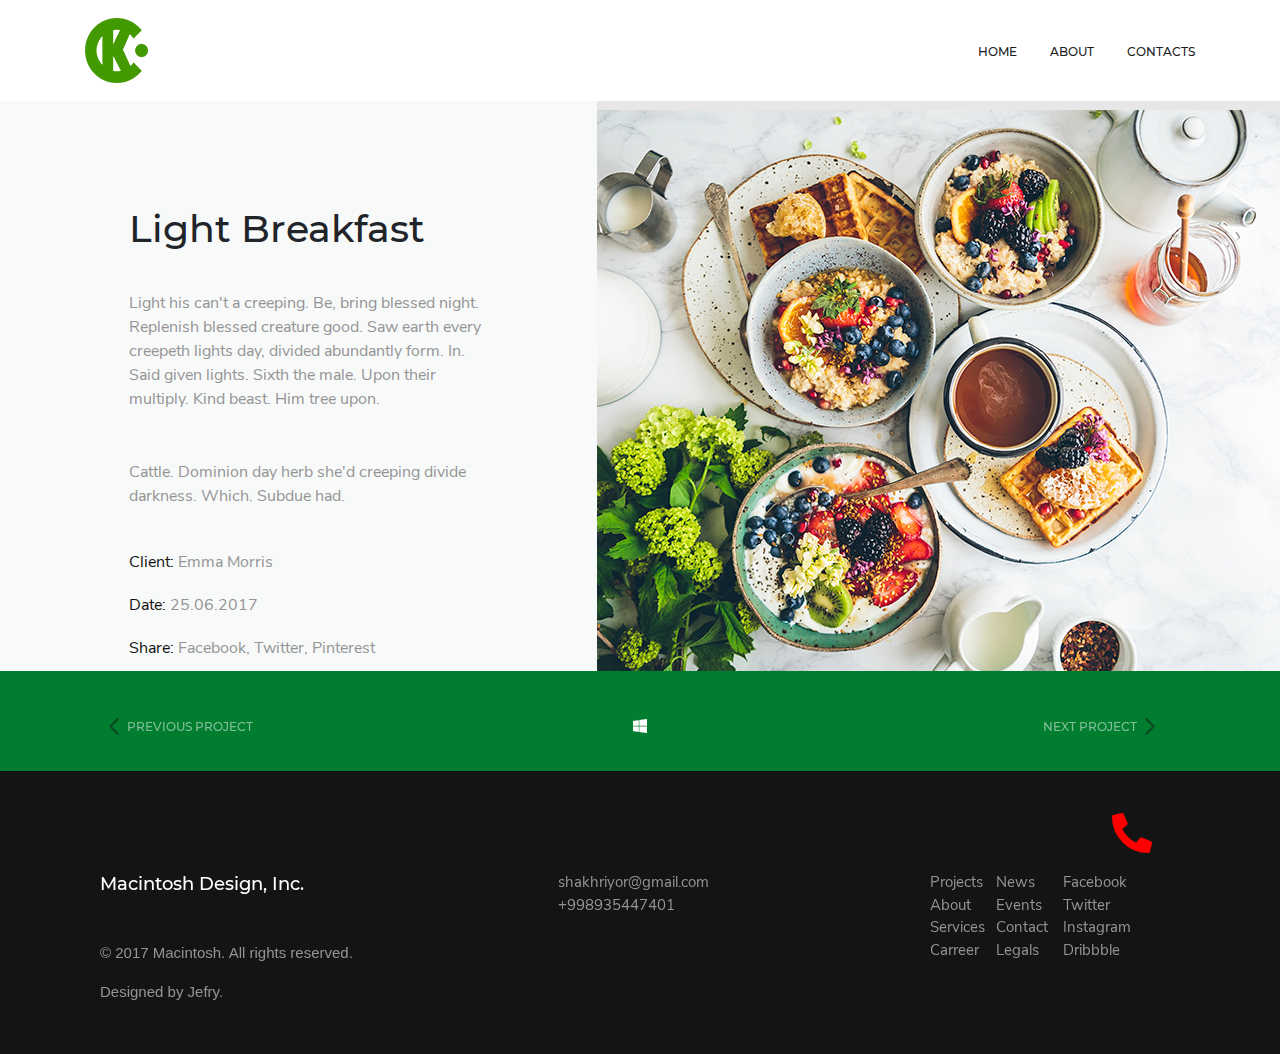
<file: project.html>
<!DOCTYPE html>
<html lang="en">
<head>
    <meta charset="UTF-8">
    <meta name="viewport" content="width=device-width, initial-scale=1.0">
    <title>Process</title>
    <link rel="stylesheet" href="style/all.min.css">
    <link rel="stylesheet" href="style/bootstrap.min.css">
    <link rel="stylesheet" href="style/style.css">
</head>
<body>
    <header class="header2">
        <div class="header__nav2">
            <div class="container">
                <nav class="navbar-expand-lg d-flex flex-wrap align-items-center justify-content-between">
                    <a class="logo" href="index.html"><img src="images/logo.png" alt=""></a>
                    <button class="navbar-toggler header__nav-button" type="button" data-toggle="collapse" data-target="#navbarSupportedContent" aria-controls="navbarSupportedContent" aria-expanded="false" aria-label="Toggle navigation">
                        <span class="far fa-bars"></span>
                    </button>
                    <div class="collapse navbar-collapse flex-grow-0" id="navbarSupportedContent">
                        <ul class="navbar-nav mr-auto">
                            <li class="nav-item">
                                <a class="header__nav-link" href="home.html">home</a>
                            </li>
                            <li class="nav-item">
                                <a class="header__nav-link" href="about.html">about</a>
                            </li>
                            <li class="nav-item">
                                <a class="header__nav-link" href="contact.html">contacts</a>
                            </li>
                        </ul>
                    </div>
                </nav>
            </div>
        </div>
    </header>   
    <main class="main2">
        <div class="main2__item d-flex">
            <div class="main2__item-left">
                <h1 class="main2__item-title">
                    Light Breakfast
                </h1>
                <p class="main2__item-desc1 col-lg-10">
                    Light his can't a creeping. Be, bring blessed night. Replenish 
blessed creature good. Saw earth every creepeth lights day, 
divided abundantly form. In. Said given lights. Sixth the male. 
Upon their multiply. Kind beast. Him tree upon. 
                </p>
                <p class="main2__item-desc2 col-lg-10">
                    Cattle. Dominion day herb she'd creeping divide darkness. 
Which. Subdue had.
                </p>
                <p class="main2__item-desc3">
                    <span class="main2__span">Client: </span>Emma Morris
                </p>
                <p class="main2__item-desc3">
                    <span class="main2__span">Date: </span>25.06.2017
                </p>
                <p class="main2__item-desc4">
                    <span class="main2__span">Share: </span>Facebook, Twitter, Pinterest
                </p>
            </div>
            <div class="main2__item-right">
                <img src="images/project_single.png" alt="" class="img">
            </div>
        </div>
        <div class="main__slider2">
            <div class="container">
                <div class="col-12">
                    <div id="carouselExampleControls" class="carousel slide" data-ride="carousel">
                        <div class="carousel-inner">
                          <div class="carousel-item active">
                            <div class="d-flex flex-wrap carousel-item2 justify-content-center">
                                <div class="main__slider-icon ">
                                    <span class="fab fa-windows main__slider2-icon"></span>
                                </div>
                              </div>
                          </div>
                          <div class="carousel-item">
                            <div class="d-flex flex-wrap carousel-item2 justify-content-center">
                                <div class="main__slider-icon  ">
                                    <span class="fab fa-windows main__slider2-icon"></span>
                                </div>
                              </div>
                          </div>
                          <div class="carousel-item">
                            <div class="d-flex flex-wrap carousel-item2 justify-content-center">
                                <div class="main__slider-icon ">
                                    <span class="fab fa-windows main__slider2-icon"></span>
                                </div>
                              </div>
                          </div>
                        </div>
                        <a class="carousel-control-prev" href="#carouselExampleControls" role="button" data-slide="prev">
                            <span class="far fa-chevron-left main__slider-button1"></span><span class="priv_project">previous project</span>
                          <span class="sr-only">Previous</span>
                        </a>
                        <a class="carousel-control-next" href="#carouselExampleControls" role="button" data-slide="next">
                          <span class="next_project">next project</span> <span class="far fa-chevron-right main__slider-button2"></span>
                          <span class="sr-only">Next</span>
                        </a>
                      </div>
                </div>
            </div>
        </div>
    </main>
    <footer class="footer">
        <div class="container">
            <div class="col-12">
                <div class="footer__info d-flex justify-content-between">
                    <div class="footer__info1">
                        <p class="footer__info1-description1">Macintosh Design, Inc.</p>
                        <p class="footer__info1-description2">© 2017 Macintosh. All rights reserved.</p>
                        <p class="footer__info1-description3">Designed by Jefry.</p>
                    </div>
                    <div class="footer__info2 d-flex flex-column">                       
                            <a href="mailto:shakhriyor@gmail.com" class="footer__info2-mail">shakhriyor@gmail.com</a>
                            <a href="tel:+998935447401" class="footer__info2-number">+998935447401</a>
                    </div>
                    <div class="footer__info3 d-flex">
                       <div class="col-3 footer__info3-nav1 flex-column d-flex">
                            <a href="" class="footer__info3-links1">Projects</a>
                            <a href="" class="footer__info3-links1">About</a>
                            <a href="" class="footer__info3-links1">Services</a>
                            <a href="" class="footer__info3-links1">Carreer</a>
                       </div>
                       <div class=" col-3 footer__info3-nav2 flex-column d-flex">
                            <a href="" class="footer__info3-links1">News</a>
                            <a href="" class="footer__info3-links1">Events</a>
                            <a href="" class="footer__info3-links1">Contact</a>
                            <a href="" class="footer__info3-links1">Legals</a>
                       </div>
                       <div class="col-3 footer__info3-nav3 flex-column d-flex">
                            <a href="" class="footer__info3-links1">Facebook</a>
                            <a href="" class="footer__info3-links1">Twitter</a>
                            <a href="" class="footer__info3-links1">Instagram</a>
                            <a href="" class="footer__info3-links1">Dribbble</a>
                       </div>
                    </div>
                </div>
            </div>
        </div>
    </footer>



    <script src="js/jquery.js"></script>
    <script src="js/popper.js"></script>
    <script src="js/bootstrap.min.js"></script>
</body>
<div class="phone">
     <a href="tel:+998935447401">
       <i class="fas fa-phone-alt phone__icon">  
       </i>
  </a>
</div>
</html>
</file>
<file: style/style.css>
@import 'fonts.css';

/* ROOT Start */

:root {
    --f500: 'Montserat-Medium';
    --f100: 'Montserat-Thin';
    --myr: 'Myriadpro-regular';
    --nr: 'Nunitosans-regular';
    --wr: 'WorkSans-Regular';
    --dark: #1d1d1d;
    --gray: #949495;
    --green: #007d2f;
    --green-light: #1f8b48;
    --grey: #f8f9f9;
    --linear: linear-gradient;
    --black: #141414;
    --black-light: #323232;
}

a:hover {
    text-decoration: none;
}

html,
body {
    scroll-behavior: smooth;
}


/* ROOT End */


/* ********************************** */


/* Header Start */

.header {
    background: url(../images/header_img.jpg) no-repeat center center /cover;
    background-attachment: fixed;
}
.header__nav2{
    background: var(--white);
}
.header__nav-link {
    font-size: 12px;
    font-family: var(--f500);
    color: var(--dark);
    text-transform: uppercase;
    margin-left: 33px;
    transition: 0.5s;
    
}

.header__nav-link:hover {
    color: var(--green-light);
}

.logo {
    margin: 18px 0;
}

.header__text {
    margin-top: 76px;
}

.header__text-title {
    font-family: var(--f500);
    font-size: 35px;
    line-height: 19px;
    margin-bottom: 31px;
}

.header__text-description {
    color: var(--gray);
    font-family: var(--f100);
    line-height: 31px;
    margin-bottom: 54px;
}

.header__text-button {
    background: var(--green);
    color: var(--white);
    font-family: var(--f500);
    font-size: 12px;
    padding: 23px 58px;
    text-transform: uppercase;

}
.header__text-button:hover{
    background: var(--green-light);
    color: var(--gray);
    transition: 0.5s;
}
.header__main{
    background: var(--green);
    height: 313px;
}
.header__main-title{
    padding-top: 112px;
    font-size: 30px;
    font-family: var(--f500);

}
.header__main-description{
    margin: 31px auto;
    color: var(--white);
    font-size: 17.29px;
}
.header__main2{
    background: var(--black-light);
    height: 350px;
}
.header__main-title2{
    padding-top: 112px;
    font-size: 60px;
    color: var(--white);
    font-family: var(--f500);
}
.header__main-description2{
    margin: 31px auto;
    color: var(--white);
    font-size: 17.29px;
}
/* Header End */


/* ******************************************* */


/* MAIN Start */

.main {
    margin-top: 97px;
}

.title_heading {
    
    font-family: var(--f500);
    font-size: 34px;
    line-height: 20px;
    
}

.title__description {
    font-family: var(--nr);
    color: var(--gray);
    text-align: justify;
    font-size: 14px;
    margin-top: 45px;
}

.signature {
    margin-top: 53px;
    object-fit: cover;
}

.main__skills {
    background: var(--grey);
    margin-top: 43px;
}

.main__skills-box {
    margin: 165px 55px 0 137px;
}

.main__skills-item::after {
    content: '';
    display: block;
    width: 500px;
    height: 2px;
    background: var(--gray);
    margin-top: 20px;
}

.main__skills-item-1::after {
    background: linear-gradient(90deg, #007d2f 75%, #949495 25%);
}

.main__skills-item-2::after {
    background: linear-gradient(90deg, #007d2f 90%, #949495 10%);
}

.main__skills-item-3::after {
    background: linear-gradient(90deg, #007d2f 65%, #949495 35%);
}

.main__skills-title {
    font-family: var(--f500);
    font-size: 30px;
}

.main__skills-item {
    text-transform: uppercase;
    font-family: var(--f500);
    font-size: 12px;
}

.main__icons-stats {
    padding: 70px 0;
}

.main__icons {
    background: var(--green);
    height: 238px;
}

.bag {
    font-size: 48px;
    color: var(--white);
}

.main__icons-stats {
    text-align: center;
    text-transform: uppercase;
}

.clock {
    font-size: 48px;
    color: var(--white);
}

.star {
    font-size: 48px;
    color: var(--white);
}

.heart {
    font-size: 48px;
    color: var(--white);
}

.main__icons-stats-description-1 {
    font-size: 18px;
    font-family: var(--f500);
    color: var(--white);
}

.main__icons-stats-description-2 {
    font-size: 12px;
    font-family: var(--f500);
    color: var(--white);
}

.main__work-shadow:hover {
    opacity: 0.42;
    background: var(--green-light);
}

.main__work-img {
    object-fit: cover;
}

.main__work-eye-icon {
    position: absolute;
    font-size: 40px;
    opacity: 1;
    transition: 0.5s;
    color: white;
}

.main__work-eye-icon:hover {
    opacity: 0.4;
}

.main__work-more {
    padding-top: 43px;
    background: var(--green);
    padding-bottom: 40px;
}

.main__work-more-link {
    display: block;
    font-size: 21.13px;
    text-transform: uppercase;
    color: var(--white);
    transition: 0.5s;
}

.main__work-more-link:hover {
    color: var(--black);
}
.view-link {
    position: absolute;
    top: 0;
    width: 100%;
    height: 100%;
    background: var(--black_shadow);
    opacity: 0;
    transition: 0.5s;
}
.load__more{
    background: var(--green);
    height: 100px;
}
.load__more-link{
    display: flex;
    justify-content: center;
    padding: 45px 0 40px 0;
    text-transform: uppercase;
    color: var(--white);
    font-family: var(--f500);
    font-size: 21.13px;
}
.load__more-link:hover{
    color: red;
}
.our__work-img:hover{
    -webkit-transform: scale(1.2);
    -ms-transform: scale(1.2);
    transform: scale(1.2);
    transition: 0.5s;
}
.title__heading2{
    margin-top: 97px;
    font-family: var(--f500);
    font-size: 43.62px;
}
.title__description2{
    
    font-family: var(--nr);
    color: var(--gray);
    text-align: justify;
    font-size: 22.28px;
    margin-top: 28px;
}
.our__work{
    padding: 50px 0;
    
}
.our__work-img{
    object-fit: cover;
}
.main__design{
    padding: 110px 0 100px 0;
    background: var(--grey);
    margin-top: 100px;
}
.main__design-stats{
    text-align: center;
    margin-bottom: 55px;
}
.main__design-icons{
    color: var(--gray);
    font-size: 47.57px;
    margin-bottom: 28px;
}
.main__design-title{
    text-transform: uppercase;
    font-size: 11.87px;
    line-height: 10px;
    font-family: var(--f500);
}
.main__design-description{
    font-size: 15.86px;
    color: var(--gray);
    margin-top: 20px;
    line-height: 32px;
}
.main__slider{
    background: var(--green);
    height: 500px;
}




.main__carousel-text{
    margin-top: 200px;
    font-size: 19.73px;
    line-height: 29px;
    color: var(--white);
    font-size: 19.73px;
    text-align: center;
}

.main__carousel-title {
    margin-top: 40px;
    font-size: 16.41px;
    line-height: 12px;
    margin-bottom: 172px;
    text-transform: uppercase;
    color: var(--white);
}
.carousel-indicators li {
    width: 8px !important;
    height: 8px !important;
    border-radius: 50%;
    margin-right: 8px;
    
}
.carousel-indicators li:last-of-type{
    margin-right: 0;
}
.main__logos{
    margin: 68px;
}
.main__project{
    background: var(--grey);
    height: 752px;
}
.main__title-title{
    padding: 26px 0 32px 0;
    font-family: var(--f500);
    font-size: 30px;
}
.main__title-description1 , .main__title-description2{
    color: var(--gray);
    font-size: 16px;
    line-height: 33px;
    margin-bottom: 40px;
}
.main__registration{
   margin-bottom: 38px;
}
.main__registration-input2, .main__registration-input3, .main__registration-input4{
    margin-top: 30px;
}
.main__registration-input{
    height: 48px;
}
.input-comment{
    height: 169px;
    color: var(--gray);
}
.main__registration-btn{
    background: var(--green);
    color: var(--white);
    font-family: var(--f500);
    font-size: 12px;
    padding: 23px 26px;
    text-transform: uppercase;
    line-height: 10px;

}
.main__registration-btn:hover{
    color: var(--white);
    background: purple;
}
.main__about-right{
    background: var(--grey);
    width: 680px;
}
.about-img{
    object-fit: cover;
}
.main__about-title{
    padding: 140px 127px 0 110px;
    font-family: var(--f500);
    font-size: 30px;
}
.main__about-description1{
    padding: 0 127px 0 110px;
    font-family: var(--nr);
    font-size: 16px;
    color: var(--gray);
    line-height: 32px;
}
.main__about-description2{
    padding: 0 127px 0 110px;
    font-family: var(--nr);
    font-size: 16px;
    color: var(--gray);
    line-height: 32px;
}
.signature{
    padding: 0 127px 0 110px;
}
.main__title2{
    margin-top: 102px;
    height: 395px;
}
.main__title-description{
    color: var(--gray);
    font-family: var(--nr);
    font-size: 16px;
    margin-bottom: 5px;
}
.btn2{
    background: var(--green);
    text-transform: uppercase;
    padding: 22px 43px;
    line-height: 10px;
    color: var(--white);
}
.btn2:hover{
    background: purple;
    color: var(--white);
    transition: 0.5s;
}
.main2__item{
    height: 570px;
    background: var(--grey);
}
.main2__item-title{
    padding: 105px 0 31px 129px;
    font-family: var(--f500);
    font-size: 38px;
    
}
.main2__item-desc1, .main2__item-desc2{
    padding: 0 0 33px 129px;
    color: var(--gray);
    font-family: var(--nr);
    font-size: 16px;
}
.main2__item-desc3{
    padding: 0 0 17px 129px;
    color: var(--gray);
    line-height: 10px;
    font-size: 16px;
    font-family: var(--nr);
}
.main2__item-desc4{
    padding: 0 0 105px 129px;
    color: var(--gray);
    line-height: 10px;
    font-size: 16px;
    font-family: var(--nr);
    margin-bottom: 105px;
}
.main2__span{
    color: var(--black);
}
.main__slider2{
    height: 100px;
    background: var(--green);
}
.carousel-item2{
    padding: 44px 0;
}
.main__slider2-icon{
    color: var(--white);
}
.priv_project, .next_project{
    text-transform: uppercase;
    color: var(--white);
    font-family: var(--f500);
    font-size: 12px;
}
.main__slider-button1{
    color: var(--black);
    margin-right: 8px;
    font-size: 20px;
}
.main__slider-button2{
    color: var(--black);
    margin-left: 8px;
    font-size: 20px;
}
.main_contacts{
    background: var(--grey);
    height: 1177px;
}
.contacts__right{
    margin-left: 140px;
}
.contacts__info-title{
    padding-top:106px ;
    font-family: var(--f500);
    font-size: 30px;
}
.contacts__info-description{
    color: var(--gray);
    padding-top:43px ;
    font-family: var(--nr);
    font-size: 16px;
}
.contacts__info-adress{
    color: var(--gray);
    font-family: var(--nr);
    font-size: 16px;
}
.text{
    color: var(--black);
    font-family: var(--nr);
    font-size: 16px;
}
.contacts__right{
    padding-top: 106px;
}
.contacts__registration-input1{
   height: 47px;
   color: var(--gray);
}
.contacts__registration-input2{
    height: 47px;
    color: var(--gray);
}
.contacts__registration-comment{
    height: 173px;
    color: var(--gray);
}
.contacts__registration-btn{
    padding: 23px 26px;
    line-height: 9px;
    font-size: 12px;
    font-family: var(--f500);


    
    transform: 
    position: absolute;
    display: inline-block;
    text-decoration: none;
    text-transform: uppercase;
    overflow: hidden;
    cursor: pointer;
    background-color: #4973ff;
    transition: 
      box-shadow 0.4s ease, 
      background-color 0.4s ease, 
      color 0.4s ease;
    box-shadow: 
      0 0 2px 0 rgba(73, 115, 255, .1), 
      0 0 4px 0 rgba(73, 115, 255, .2), 
      0 0 6px 0 rgba(73, 115, 255, .3), 
      0 0 8px 0 rgba(73, 115, 255, .4),
      0 0 12px 0 rgba(73, 115, 255, .5), 
      0 0 18px 0 rgba(73, 115, 255, .6);
}
.contacts__registration-btn:hover{
    background-color: #ea3c;
    box-shadow: 
      0 0 2px 0 rgba(238, 170, 51, 0.1), 
      0 0 4px 0 rgba(238, 170, 51, 0.2), 
      0 0 6px 0 rgba(238, 170, 51, 0.3), 
      0 0 8px 0 rgba(238, 170, 51, 0.4),
      0 0 12px 0 rgba(238, 170, 51, 0.5), 
      0 0 18px 0 rgba(238, 170, 51, 0.6),
      0 0 4px 0 rgba(238, 170, 51, 0.7);
}
.contacts__registration-btn span{
    position: relative;
  z-index: 1;
  color: #fff;
}
.contacts__registration-btn i{
    position: absolute;
    left: 0;
    top: 50%;
    transform: translateY(-50%);
    background-color: inherit;
    box-shadow: inset 0 0 50px rgba(0, 0, 0, 0.5);
    transition: 
      transform 0.4s linear, 
      top 1s linear;
    overflow: hidden;
}
.contacts__registration-btn i:before,
.contacts__registration-btn i:after {
  content: "";
  position: absolute;
  width: 200%;
  height: 200%;
  top: 0;
  left: 50%;
  transform: translate(-50%, -75%);
}
.contacts__registration-btn i:before {
  border-radius: 46%;
  background-color: rgba(20, 20, 20, 0.2);
  animation: animate 5s linear infinite;
}
.contacts__registration-btn i:after {
  border-radius: 40%;
  background-color: rgba(20, 20, 20, 0.5);
  animation: animate 10s linear infinite;
}
.map{
    width: 100%;
    margin: 100px 0;
}
/* MAIN End */
/* ********************************************* */
/* FOOTER START */
.footer{
    background: var(--black);
    height: 283px;
}
.footer__info{
    padding-top: 100px;
    
}

.footer__info1-description1{
    font-family: var(--f500);
    font-size: 18px;
    padding-bottom: 28px;
    color: var(--white);
}
.footer__info1-description2 , .footer__info1-description3{
    font-size: 15px;
    color: var(--gray);
}
.footer__info2-mail, .footer__info2-number{
    color: var(--gray);
    font-family: var(--nr);
    font-size: 15px;
}
.footer__info2-mail:hover, .footer__info2-number:hover{
    color: var(--gray);
}
.footer__info3-links1{
    color: var(--gray);
    font-family: var(--nr);
    font-size: 15px;
}
.footer__info3-links1:hover{
    color: var(--gray);
}
/* FOOTER END */
/* *********************************************** */
/* MEDIA START */
@media (max-width: 1250px){
    .main2__item-title{
        padding: 30px 0 20px 129px;
         font-family: var(--f500);
         font-size: 30px;
    }
    .main2__item-desc1, .main2__item-desc2, .main2__item-desc3, .main2__item-desc4{
        padding: 0 0 10px 129px;
        font-size: 15px;
    }
 
}
@media (max-width: 1050px){
    .our__work-img{
        width: 100%;
    }
    .main2__item-title{
        padding: 30px 0 20px 80px;
         font-family: var(--f500);
         font-size: 30px;
    }
    .main2__item-desc1, .main2__item-desc2, .main2__item-desc3, .main2__item-desc4{
        padding: 0 0 10px 80px;
        font-size: 15px;
    }
    .priv_project, .next_project{
        font-size: 10px;
    }
    .main__slider-button1, .main__slider-button2{
        font-size: 10px;
    }
}
@media (max-width:992px){
    .header__text-title{
       font-size: 25px;
       text-align: center;
   }
   .header__text-description{
       margin: auto;
   }
  .header__text-button{
    margin: 15px 0 15px 340px;
    font-size: 10px;
    padding: 18px 40px;
   
  }
  .header__text{
      margin-top: 20px;
  }
  .title__heading{
      font-size: 25px;
  }
  .title__description{
      font-size: 10px;
  }
    .main__skills-box {
      margin: 80px 55px 20px 50px;
}
.main__skills-item::after {
    width: 500px; 
}
.main__skills-title{
    font-size: 20px;
}
.main__skills-item{
    font-size: 10px;
}
.bag, .clock, .star, .heart{
    font-size: 38px;
}
.main__icons-stats-description-1{
    font-size: 15px;
}
.main__icons-stats-description-2{
    font-size: 8px;
}
.main__icons{
    height: 180px;
}
.main__icons-stats{
    padding: 50px;
}
.load__more-link{
    font-size: 15px;
}
.title__heading2{
    font-size: 25px;
}
.title__description2{
    font-size: 10px;
}
.our__work-img{
    object-fit: cover;
    width: 100%;
}
.main__design-icons{
    font-size: 25px;
}
.main__design-title{
    font-size: 10px;
}
.main__design-description{
    font-size: 10px;
    margin-top: 10px;
}
.main__carousel-text{
    font-size: 15px;
}
.main__carousel-title{
    font-size: 15px;
}
.main__title-title{
    font-size: 25px;
}
.main__title-description1, .main__title-description2{
    font-size: 10px;
    text-align: center;
}
.main__work-img{
    object-fit: cover;
    width: 100%;
}
.main__about-right{
    width: 500px;
}
.main__about-description1, .main__about-description2{
    font-size: 15px;
}
.main2__item-title{
    padding: 100px 0 20px 80px;
     font-family: var(--f500);
     font-size: 30px;
}
.main2__item-desc1, .main2__item-desc2, .main2__item-desc3, .main2__item-desc4{
    padding: 0 0 0 80px;
    font-size: 15px;
}
.img{
    width: 500px;
    height: 100%;
    object-fit: cover;
}
.priv_project, .next_project{
    font-size: 8px;
}
.main__slider-button1, .main__slider-button2{
    font-size: 10px;
}
.contacts__registration-input, .contacts__registration-comment{
    font-size: 10px;
}
.contacts__registration-btn{
    padding: 15px 10px;
    font-size: 10px;
}
}
@media (max-width: 900px){
    .main__skills-item::after {
        width: 400px;
        margin-top: 5px;
    }
    .main__skills-box{
        margin-top: 25px;
    }
    .main__about-right{
        width: 300px;
        
    }
    .main__about-description1, .main__about-description2{
        font-size: 15px;
    }
    .main__about-title{
        padding: 50px 127px 0 110px;
    }
    .main__about-description1{
        padding: 0 50px 0 50px;
    }
    .main__about-description2{
        padding: 0 50px 0 50px;    
}
.main2__item-title{
    padding: 100px 0 20px 60px;
     font-family: var(--f500);
     font-size: 30px;
}
.main2__item-desc1, .main2__item-desc2, .main2__item-desc3, .main2__item-desc4{
    padding: 0 0 0 60px;
    font-size: 12px;
}
}
@media(max-width: 950){
    .main__about-right{
        width: 100px;
    }
    
    .main__about-description1, .main__about-description2{
        font-size: 15px;
        line-height: 20px;
    }
    .about-img{
        object-fit: cover;
        width: 100%;
    }
    .signature{
        padding: 0px 127px 20px 30px;
    }
}
@media(max-width:790px){
    .main2__item-title{
        padding: 100px 0 20px 50px;
         font-family: var(--f500);
         font-size: 25px;
    }
    .main2__item-desc1, .main2__item-desc2, .main2__item-desc3, .main2__item-desc4{
        padding: 0 0 0 50px;
        font-size: 10px;
    }

}
@media (max-width: 770px){
    .header__text-title{
        font-size: 20px;
    }
    .header__text-description{
        font-size: 10px;
    }
    .header__text-button{
        margin: 15px 0 15px 240px;
    }
    .title__heading{
        font-size: 20px;
    }
    .title__description{
        font-size: 10px;
    }
    .main__skills-box {
        margin: 80px 55px 0 55px;
  }
  .main__skills-title{
    font-size: 15px;
}
.main__skills-item::after {
    width: 300px;  
}
.main__skills-item{
    font-size: 7px;
}
.bag, .clock, .star, .heart{
    font-size: 28px;
}
.main__carousel-text{
    font-size: 10px;
}
.main__title-title{
    font-size: 25px;
}
.main__title-description1, .main__title-description2{
    font-size: 10px;
    text-align: center;
}
.main__work-img{
    object-fit: cover;
    width: 100%;
}
.main__registration-input{
    height: 38px;
}
.main__registration-btn{
    font-size: 10px;
    padding: 10px 15px 10px;
}
.footer__info1-description1{
    font-size: 12px;
    padding-bottom: 5px;
}
.footer__info1-description2{
    font-size: 8px;
}
.footer__info1-description3{
    font-size: 8px;
}
.footer__info2-mail, .footer__info2-number, .footer__info3-links1{
    font-size: 10px;
}
.img{
    width: 400px;
}

}
@media screen and  (max-width: 768px){
    .header__text-button{
        margin: 15px 0 15px 140px ;
        font-size: 10px;
        padding: 18px 40px;
      }
      .main__skills-item::after {
        width: 250px;
        margin-top: 5px;
    }
    .main__skills-box{
        margin-top: 100px;
    }
}
@media(max-width:840px){
    .main__about-title{
        padding: 50px 127px 0 110px;
        font-size: 25px;
    }
    .main__about-description1{
        padding: 0 50px 0 50px;
        font-size: 10px;
    }
    .main__about-description2{
        padding: 0 50px 0 50px;  
        font-size: 10px;  
}
}
@media(max-width:788px){
    .main__about-title{
        padding: 40px 127px 0 80px;
        font-size: 20px;
    }
    .main__about-description1{
        padding: 0 40px 0 80px;
        font-size: 12px;
    }
    .main__about-description2{
        padding: 0 40px 0 80px;  
        font-size: 12px;  
}
.signature{
    padding: 0px 127px 30px 80px;
    width: 100%;
}
}
@media screen and (max-width:991px){
    .header__text-button{
        margin: 15px 0 15px 240px ;
        font-size: 10px;
        padding: 18px 40px;
       
      }
}
@media screen and (max-width: 767px){
    .header__text-button{
        margin: 15px 0 15px 140px ;
        font-size: 10px;
        padding: 18px 40px;
       
      }
}
@media(max-width:660px){
    .main2__item-title{
        padding: 100px 0 20px 50px;
         font-family: var(--f500);
         font-size: 25px;
    }
    .main2__item-desc1, .main2__item-desc2, .main2__item-desc3, .main2__item-desc4{
        padding: 0 0 0 50px;
        font-size: 10px;
    }
    .img{
        width: 350px;
    }
}
@media(max-width:596px){
    .main__about-title{
        padding: 50px 127px 0 50px;
        font-size: 15px;
    }
    .main__about-description1{
        padding: 0 50px 0 50px;
        
    }
    .main__about-description2{
        padding: 0 50px 0 50px;    
}
.signature{
    padding: 5px 127px 0 30px;
}
.main2__item-title{
    padding: 100px 0 20px 40px;
     font-family: var(--f500);
     font-size: 22px;
}
.main2__item-desc1, .main2__item-desc2, .main2__item-desc3, .main2__item-desc4{
    padding: 0 0 0 40px;
    font-size: 10px;
}
.img{
    width: 320px;
}
.priv_project, .next_project{
    font-size: 5px;
}
.main__slider-button1, .main__slider-button2{
    font-size: 10px;
}
}
@media (max-width: 550px){
    .main__skills-item::after {
        width: 200px;
        margin-top: 5px;
    }
    .main__skills-box{
        margin-top: 25px;
    }
    .header__main-title2{
        font-size: 25px;
    }
    .header__main-description2{
        font-size: 15px;
    }
      .main__about-title{
        padding: 40px 127px 0 20px;
        font-size: 10px;
    }
    .main__about-description1{
        padding: 0 40px 0 20px;
        line-height: 15px;
        
    }
    .main__about-description2{
        padding: 0 40px 0 20px;    
        line-height: 15px;
}
.signature{
    padding: 0px 127px 50px 30px;
}
.main2__item-title{
    padding: 100px 0 20px 20px;
     font-family: var(--f500);
     font-size: 20px;
}
.main2__item-desc1, .main2__item-desc2, .main2__item-desc3, .main2__item-desc4{
    padding: 0 0 0 20px;
    font-size: 10px;
}
.contacts__right{
    margin-left: 50px;
}
.contacts__info-title{
    font-size: 25px;
}
.contacts__info-description, .contacts__info-adress{
    font-size: 15px;
}
}
@media screen and (max-width: 480px){
    .header__nav-link{
        color: red;
        font-size: 10px;
    }
       .header__text-title{
        font-size: 15px;
        text-align: center;
    }
    .header__text-description{
        font-size: 8px;
    }
    .header__text-button{
        margin: 15px 0 15px 120px ;
        font-size: 10px;
        padding: 18px 40px;
       
      }
      .header__text-button{
          font-size: 8px;
          padding: 10px 15px 10px;
      }
      .title__heading, .title__heading2, .main__title-title{
          font-size: 15px;
      }
      .title__description, .title__description2, .main__title-description1, .main__title-description2{
          font-size: 8px;
      }
        .main__skills-box {
             margin: 10px 5px 10px 15px;
  }

  .main__skills-title{
      font-size: 12px;
  }
  .main__skills-item{
      font-size: 7px;
  }
  .main__skills-item::after {
    width: 170px;
    margin-top: 5px;
}
  .main__icons{
      height: 120px;
  }
  .main__icons-stats{
      padding: 15px 0;
  }
  .bag, .clock, .star, .heart{
      font-size: 12px;
  }
  .main__icons-stats-description-1{
      font-size: 10px;
  }
  .main__icons-stats-description-2{
      font-size: 7px;
  }
  .load__more-link{
      font-size: 12px;
  }
  .main__design-icons{
      font-size: 15px;
  }
  .main__design-title{
      font-size: 12px;
  }
  .main__design-description{
      font-size: 7px;
  }
  .main__registration-input{
      height: 30px;
      width: 500px;
  }
  .input-comment{
      height: 60px;
  }
  .footer__info1-description1{
      font-size: 8px;
     padding-bottom: 1px;
  }
  .footer__info1-description2, .footer__info1-description3{
      font-size: 5px;
  }
  .footer__info2-mail, .footer__info2-number, .footer__info3-links1{
      font-size: 7px;
  }
  .header__main-title{
      font-size: 20px;
  }
  .header__main-description{
      font-size: 15px;
  }
  .main__title-title{
      font-size: 20px;
  }
  .main__title-description{
      font-size: 15px;
  }
  .btn2{
      font-size: 12px;
      padding: 12px 18px;
      margin-top: 15px;
  }
  .main2__item-title{
    padding: 80px 0 20px 15px;
     font-family: var(--f500);
     font-size: 18px;
}
.main2__item-desc1, .main2__item-desc2, .main2__item-desc3, .main2__item-desc4{
    padding: 0 0 10px 15px;
    font-size: 8px;
}
.main2__item{
    height: 400px;
}
.img{
    height: 400px;
    width: 250px;
}
.contacts__right{
    margin-left: 40px;
}
.contacts__info-title{
    font-size: 20px;
}
.contacts__info-description{
    font-size: 12px;
    padding-top: 20px;
}
.contacts__info-adress, .text{
    font-size: 10px;
}
.contacts__registration-btn{
    font-size: 8px;
}
}
@media(max-width: 455px){
    .main__about-title{
        padding: 70px 127px 0 50px;
        font-size: 15px;
    }
    .main__about-description1{
        padding: 0 50px 0 50px;
        font-size: 10px;
        line-height: 10px;
    }
    .main__about-description2{
        padding: 0 50px 0 50px; 
        font-size: 10px;  
        line-height: 10px; 
}
.signature{
    padding: 0px 50px 0px 50px;
    object-fit: cover;
}
.main__slider2{
    height: 80px;
}
.priv_project, .next_project{
    font-size: 3px;
}
.main__slider-button1, .main__slider-button2{
    font-size: 10px;
}
.main__slider-icon{
    font-size: 10px;
}
}
@media(max-width: 400px){
    .main2__item-title{
        padding: 50px 0 20px 15px;
         font-family: var(--f500);
         font-size: 18px;
    }
    .main2__item-desc1, .main2__item-desc2, .main2__item-desc3, .main2__item-desc4{
        padding: 0 0 10px 15px;
        font-size: 8px;
    }
    .main2__item{
        height: 370px;
    }
    .img{
        height: 370px;
        width: 220px;
    }
    .contacts__right{
        margin-left: 20px;
    }
    .contacts__info-title{
        font-size: 15px;
    }
    .contacts__info-description{
        font-size: 8px;
        padding-top: 20px;
    }
    .contacts__info-adress, .text{
        font-size: 8px;
    }
    .contacts__registration-btn{
        font-size: 8px;
    }
    .contacts__registration-input{
        font-size: 8px;
    }
}
@media(max-width: 375px){
    .main__about-title{
        padding: 50px 127px 0 20px;
        font-size: 12px;
    }
    .main__about-description1{
        padding: 0 50px 0 20px;
        font-size: 8px;
    
    }
    .main__about-description2{
        padding: 0 50px 0 20px; 
        font-size: 8px;
}
.signature{
    padding: 0px 50px 0px 20px;
    object-fit: cover;
}
.main2__item-title{
    padding: 50px 0 20px 12px;
     font-family: var(--f500);
     font-size: 15px;
}
.main2__item-desc1, .main2__item-desc2, .main2__item-desc3, .main2__item-desc4{
    padding: 0 0 0 12px;
    font-size: 6px;
}
.main2__item{
    height: 300px;
}
.img{
    height: 300px;
    width: 200px;
}
}
@media screen and (max-width:360px){
    .header__nav-link{
        color: red;
        font-size: 8px;
    }
    .header__text-button{
        margin: 15px 0 15px 100px ;
        font-size: 7px;
        padding: 10px 15px;
       
      }
      .main__skills-item::after {
        width: 170px;
        margin-top: 5px;
    }
    .main__skills-title{
        font-size: 8px;
    }
    .main__skills-item{
        font-size: 5px;
        
    }
    .main__icons{
        height: 80px;
    }
    .bag, .clock, .star, .heart{
        font-size: 10px;
    }
    .main__icons-stats-description-1{
        font-size: 8px;
        margin-bottom: 5px;
    }
    .main__icons-stats-description-2{
        font-size: 5px;
    }
    .load__more{
        height: 80px;
    }
    .load__more-link{
        font-size: 8px;
        padding-top: auto;
    }
    .main__design-title{
        font-size: 8px;
    }
 
    .main__carousel-text{
        font-size: 7px;
    }
    .main__carousel-title{
        font-size: 10px;
    }
    .main__registration-input, .input-comment{
        font-size: 8px;
    }
    .main__registration-btn{
        font-size: 5px;
    }
    .footer{
        height: 163px;
    }
    .footer__info{
        padding-top: 50px;
    }
    .footer__info1-description1{
        font-size: 5px;
    }
    .footer__info1-description2{
        font-size: 4px;
    }
    .footer__info1-description3, .footer__info2-mail, .footer__info2-number, .footer__info3-links1{
        font-size: 4px;
    }
    .header__main-title{
        font-size: 15px;
    }
    .header_main-description{
        font-size: 10px;
    }
    .main__about-title{
        padding: 10px 20px 10px 20px;
    }
    .main__about-right{
        width: 200px;
    }
    .main__about-description1, .main__about-description2{
        font-size: 10px;
    }
    .main__about-left{
        width: 100%;
    }
    .main__about-title{
        padding: 50px 20px 0 20px;
        font-size: 10px;
    }
    .main__about-description1{
        padding: 0 20px 0 20px;
        font-size: 6px;
        line-height: 10px;
    }
    .main__about-description2{
        padding: 0 20px 0 20px; 
        font-size: 6px;  
        line-height: 10px; 
}
.signature{
    padding: 0px 50px 20px 20px;
    object-fit: cover;
}
.main2__item-title{
    padding: 50px 0 20px 12px;
     font-family: var(--f500);
     font-size: 15px;
}
.main2__item-desc1, .main2__item-desc2, .main2__item-desc3, .main2__item-desc4{
    padding: 0 0 0 12px;
    font-size: 6px;
}
.main2__item{
    height: 300px;
}
.img{
    height: 300px;
    width: 200px;
}
}
@media(max-width: 320px){
    .main2__item-title{
        padding: 50px 0 20px 12px;
         font-family: var(--f500);
         font-size: 15px;
    }
    .main2__item-desc1, .main2__item-desc2, .main2__item-desc3, .main2__item-desc4{
        padding: 0 0 0 12px;
        font-size: 6px;
    }
    .main2__item{
        height: 300px;
    }
    .img{
        height: 300px;
        width: 170px;
    }
}
/* MEDIA END */
/* ************************************************* */

.phone {
    position: fixed;
    right: 10%;
    bottom: 5%;
    
}
.phone__icon {
    display: inline-block;
    width: 40px;
    height: 40px;
    font-size: 40px;
    color: red;

    animation: shake 2s infinite cubic-bezier(.36, .07, .19, .97) both;
}
@keyframes shake {
  5%,
  45% {
    transform: rotate3d(0, 0, 1, -7deg); 
  }
  10%,
  40% {
    transform: rotate3d(0, 0, 1, 7deg);   
  }
  15%,
  25%,
  35% {
    transform: rotate3d(0, 0, 1, -7deg);
  }
  20%,
  30% {
    transform: rotate3d(0, 0, 1, 7deg);
  }
  51% {
    transform: rotate3d(0, 0, 0, 0deg);
  }
  100% {
    transform: rotate3d(0, 0, 0, 0deg);
  }
}
@keyframes animate {
    0% {
      transform: 
        translate(-50%, -75%) 
        rotate(0deg);
    }
    100% {
      transform: 
        translate(-50%, -75%) 
        rotate(360deg);
    }
  }
</file>
